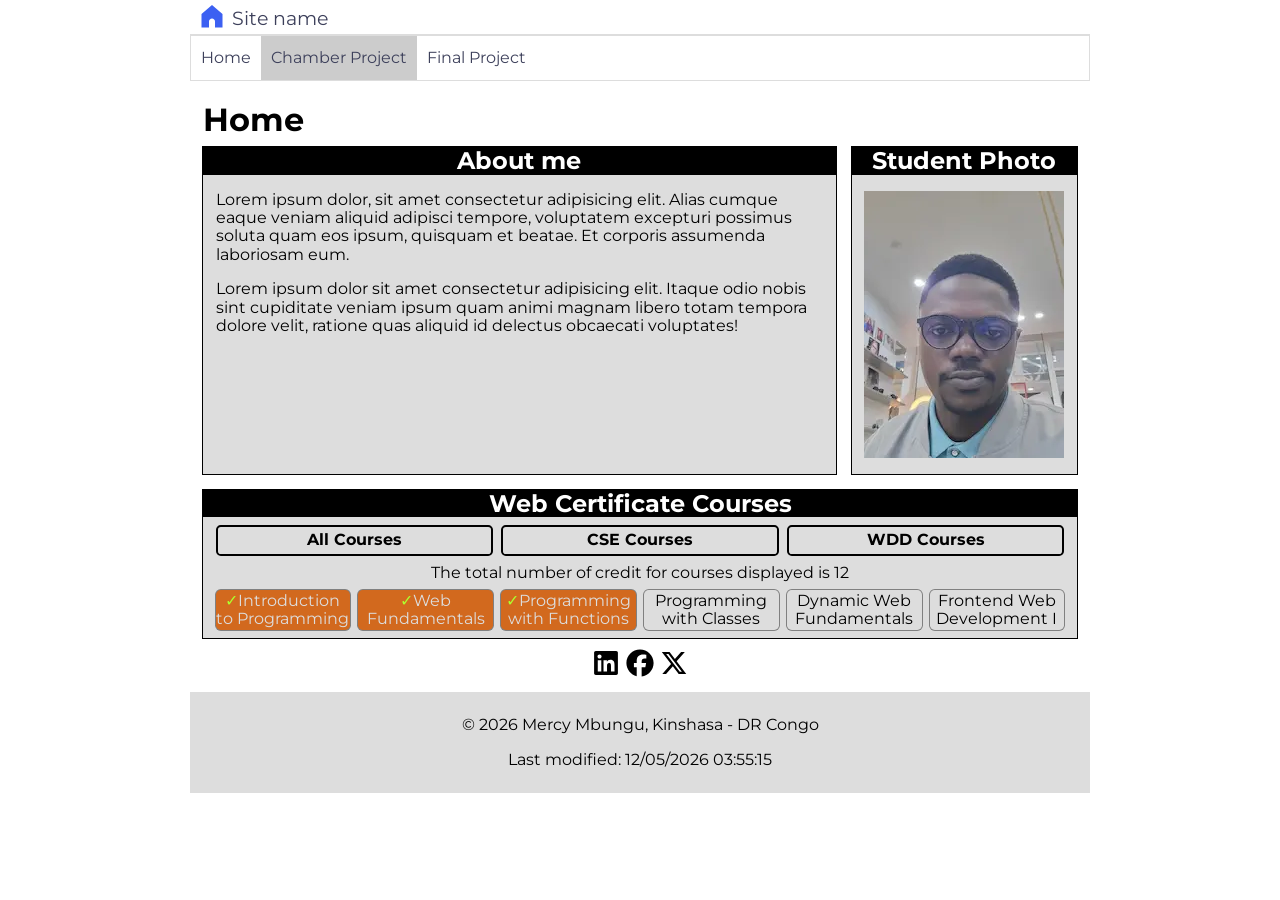
<file: index.html>
<!DOCTYPE html>
<html lang="en">

<head>
    <meta charset="UTF-8">
    <meta name="viewport" content="width=device-width, initial-scale=1.0">
    <title>WDD231 : WDD 231: Web Frontend Development I </title>
    <meta name="description"
        content="Welcome to WDD 231: Web Frontend Development I. This is my personal website where I showcase my skills and projects as a web developer.">
    <meta name="author" content="Mercy Mbungu">
    <link rel="stylesheet" href="styles/normalize.css">
    <link rel="stylesheet" href="styles/base.css">
    <link rel="stylesheet" href="styles/larger.css">
    <link rel="preconnect" href="https://fonts.googleapis.com">
    <link rel="preconnect" href="https://fonts.gstatic.com" crossorigin>
    <link href="https://fonts.googleapis.com/css2?family=Montserrat:ital,wght@0,100..900;1,100..900&display=swap"
        rel="stylesheet">
    <script src="scripts/navigation.js" defer></script>
    <script src="scripts/course.js" defer></script>
    <link rel="icon" href="images/favicon.ico">

    <meta property="og:title" content="WDD231 : WDD 231: Web Frontend Development I">
    <meta property="og:description"
        content="Welcome to WDD 231: Web Frontend Development I. This is my personal website where I showcase my skills and projects as a web developer.">
    <meta property="og:image" content="images/profile-sidebar.webp">
    <meta property="og:url" content="https://mmbungu.github.io/wdd231/">

    <meta name="twitter:title" content="WDD231 : WDD 231: Web Frontend Development I">
    <meta name="twitter:description"
        content="Welcome to WDD 231: Web Frontend Development I. This is my personal website where I showcase my skills and projects as a web developer.">
    <meta name="twitter:url" content="https://mmbungu.github.io/wdd231/">
    <meta name="twitter:image" content="images/profile-sidebar.webp">
</head>

<body>
    <div class="container">
        <header>
            <img src="images/home.svg" width="16" height="16" alt="Home">
            <span>Site name</span>
            <button id="nav-button" class="hamburger" aria-label="navigation"></button>
        </header>
        <nav id="nav-bar" class="navigation">
            <ul>
                <li><a href="#">Home</a></li>
                <li class="current"><a href="#">Chamber Project</a></li>
                <li><a href="#">Final Project</a></li>
            </ul>
        </nav>
        <main>
            <h1>Home</h1>
            <section class="card">
                <div class="card-title">
                    <h2>About me</h2>
                </div>
                <div class="card-content">
                    <p>Lorem ipsum dolor, sit amet consectetur adipisicing elit. Alias cumque eaque veniam aliquid
                        adipisci tempore, voluptatem excepturi possimus soluta quam eos ipsum, quisquam et beatae. Et
                        corporis assumenda laboriosam eum.</p>
                    <p>Lorem ipsum dolor sit amet consectetur adipisicing elit. Itaque odio nobis sint cupiditate veniam
                        ipsum quam animi magnam libero totam tempora dolore velit, ratione quas aliquid id delectus
                        obcaecati voluptates!</p>
                </div>
            </section>
            <section class="card">
                <div class="card-title">
                    <h2>Student Photo</h2>
                </div>
                <div class="card-content">
                    <p><img class="student-profile" src="images/profile-sidebar.webp" alt="Student Photo"></p>
                </div>
            </section>
            <section class="card">
                <div class="card-title">
                    <h2>Web Certificate Courses</h2>
                </div>
                <div class="card-content">
                    <div class="badge-header">
                        <span data-filter="All" class="badge">All Courses</span>
                        <span data-filter="CSE" class="badge">CSE Courses</span>
                        <span data-filter="WDD" class="badge">WDD Courses</span>
                    </div>
                    <div>The total number of credit for courses displayed is <span id="credit">0</span></div>
                    <div id="courses" class="badge-body">
                        <span class="badge">WDD 130</span>
                        <span class="badge">WDD 131</span>
                        <span class="badge">WDD 231</span>
                    </div>
                </div>
            </section>
            <dialog id="course-details">
                <h2>Modal Dialog</h2>
                <p>This is a modal dialog.</p>
                <button id="closeModal">Close</button>
            </dialog>
        </main>
        <footer>
            <div class="social-media">
                <span><a target="_blank" href="https://linkedin.com/in/mmngoms"><img src="images/linkedin.svg"
                            alt="linkedin"></a></span>
                <span><a target="_blank" href="https://facebook.com/mercingoma1996"><img src="images/facebook.svg"
                            alt="facebook"></a></span>
                <span><a target="_blank" href="https://twitter.com/informagenie"><img src="images/twitter-x.svg"
                            alt="twitter"></a></span>
            </div>
            <div class="copyright">
                <p>&copy; <span id="currentYear"></span> Mercy Mbungu, Kinshasa - DR Congo</p>
                <p id="lastModified"></p>
            </div>
        </footer>
    </div>
</body>

</html>
</file>
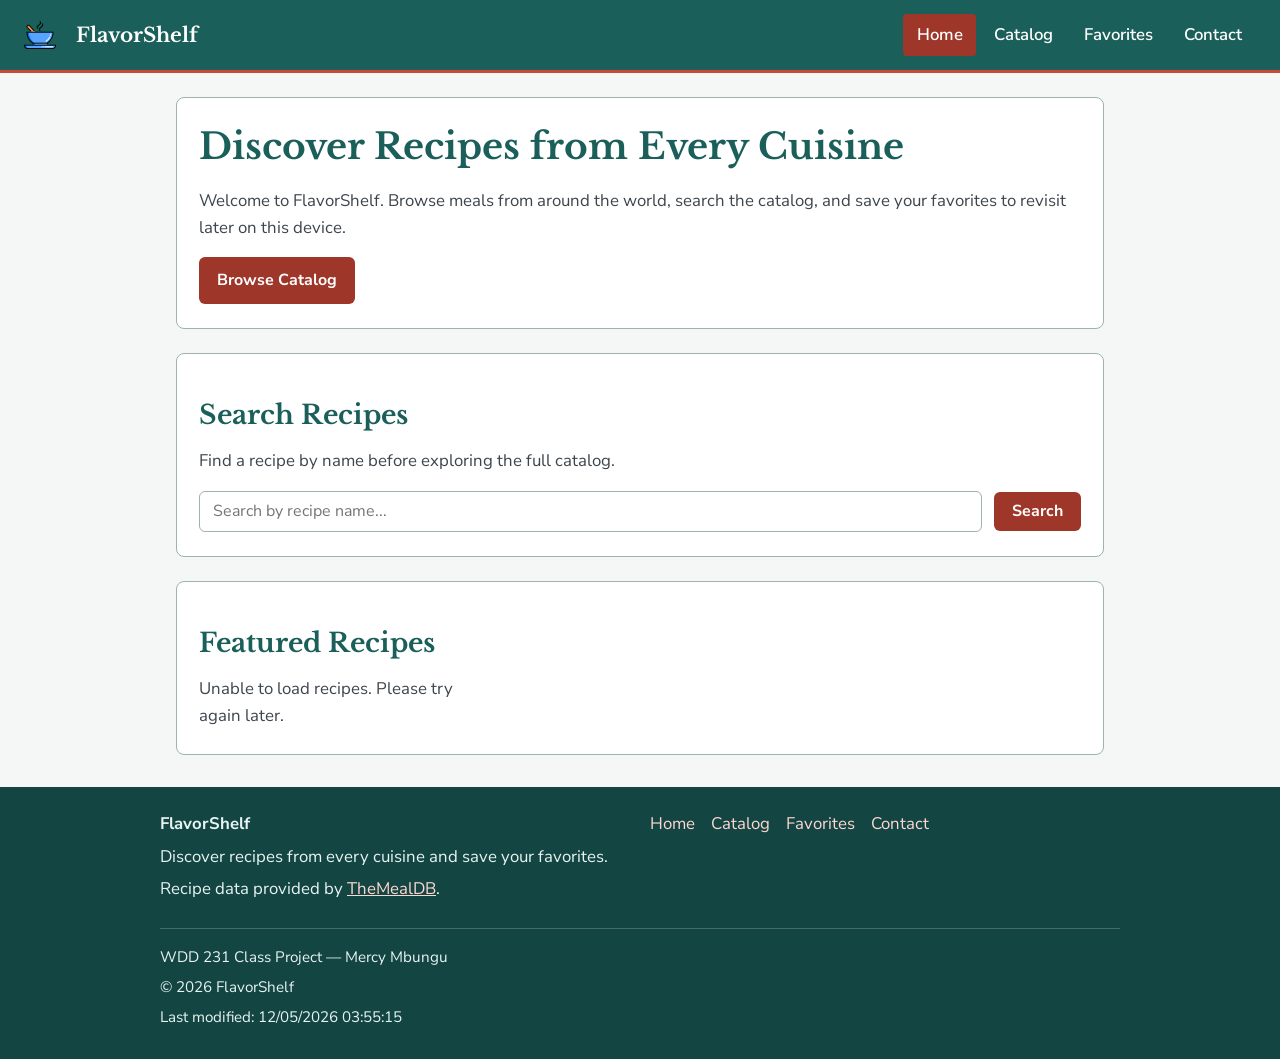
<file: project/index.html>
<!DOCTYPE html>
<html lang="en">

<head>
    <meta charset="UTF-8">
    <meta name="viewport" content="width=device-width, initial-scale=1.0">
    <title>FlavorShelf | Recipe Catalog</title>
    <meta name="description"
        content="FlavorShelf helps you browse, search, and save recipes from cuisines around the world.">
    <meta name="author" content="Mercy Mbungu">

    <meta property="og:title" content="FlavorShelf | Recipe Catalog">
    <meta property="og:description"
        content="Browse, search, and save recipes from cuisines around the world.">
    <meta property="og:url" content="https://mmbungu.github.io/wdd231/project/">
    <meta property="og:type" content="website">

    <meta name="twitter:card" content="summary">
    <meta name="twitter:title" content="FlavorShelf | Recipe Catalog">
    <meta name="twitter:description"
        content="Browse, search, and save recipes from cuisines around the world.">

    <link rel="stylesheet" href="styles/normalize.css">
    <link rel="stylesheet" href="styles/base.css">
    <link rel="stylesheet" href="styles/large.css">
    <link rel="preconnect" href="https://fonts.googleapis.com">
    <link rel="preconnect" href="https://fonts.gstatic.com" crossorigin>
    <link
        href="https://fonts.googleapis.com/css2?family=Libre+Baskerville:wght@400;700&family=Nunito+Sans:wght@400;600;700&display=swap"
        rel="stylesheet">
    <link rel="icon" href="images/logo.png" type="image/png">
    <script type="module" src="scripts/api.js" defer></script>
    <script type="module" src="scripts/home.js" defer></script>
    <script defer src="scripts/navigation.js"></script>
</head>

<body>
    <div class="container">
        <header>
            <img src="images/logo.png" width="32" height="32" alt="">
            <a class="site-name" href="index.html">FlavorShelf</a>
            <button id="nav-button" class="hamburger" type="button" aria-label="Toggle navigation"
                aria-expanded="false" aria-controls="nav-bar"></button>
            <nav id="nav-bar" class="navigation" aria-label="Main navigation">
                <ul>
                    <li class="current"><a href="index.html" aria-current="page">Home</a></li>
                    <li><a href="catalog.html">Catalog</a></li>
                    <li><a href="favorites.html">Favorites</a></li>
                    <li><a href="contact.html">Contact</a></li>
                </ul>
            </nav>
        </header>

        <main>
            <section class="hero">
                <h1>Discover Recipes from Every Cuisine</h1>
                <p>
                    Welcome to FlavorShelf. Browse meals from around the world, search the catalog,
                    and save your favorites to revisit later on this device.
                </p>
                <a class="cta" href="catalog.html">Browse Catalog</a>
            </section>

            <section class="search-section" aria-labelledby="search-heading">
                <h2 id="search-heading">Search Recipes</h2>
                <p>Find a recipe by name before exploring the full catalog.</p>
                <form id="search-form" class="search-form" action="catalog.html" method="get">
                    <label class="visually-hidden" for="search-input">Search recipes</label>
                    <input type="search" id="search-input" name="search"
                        placeholder="Search by recipe name..." autocomplete="off" required>
                    <button type="submit" class="cta">Search</button>
                </form>
            </section>

            <section class="featured" aria-labelledby="featured-heading">
                <h2 id="featured-heading">Featured Recipes</h2>
                <div id="featured-recipes" class="featured-grid">
                    <p class="status-message">Loading featured recipes...</p>
                </div>
            </section>
        </main>

        <footer>
            <div class="footer-content">
                <div>
                    <p><strong>FlavorShelf</strong></p>
                    <p>Discover recipes from every cuisine and save your favorites.</p>
                    <p>
                        Recipe data provided by
                        <a href="https://www.themealdb.com/" target="_blank" rel="noopener noreferrer">TheMealDB</a>.
                    </p>
                </div>
                <nav class="footer-nav" aria-label="Footer navigation">
                    <ul>
                        <li><a href="index.html">Home</a></li>
                        <li><a href="catalog.html">Catalog</a></li>
                        <li><a href="favorites.html">Favorites</a></li>
                        <li><a href="contact.html">Contact</a></li>
                    </ul>
                </nav>
                <div class="footer-meta">
                    <p>WDD 231 Class Project — Mercy Mbungu</p>
                    <p>&copy; <span id="currentYear"></span> FlavorShelf</p>
                    <p id="lastModified"></p>
                </div>
            </div>
        </footer>
    </div>
</body>

</html>
</file>
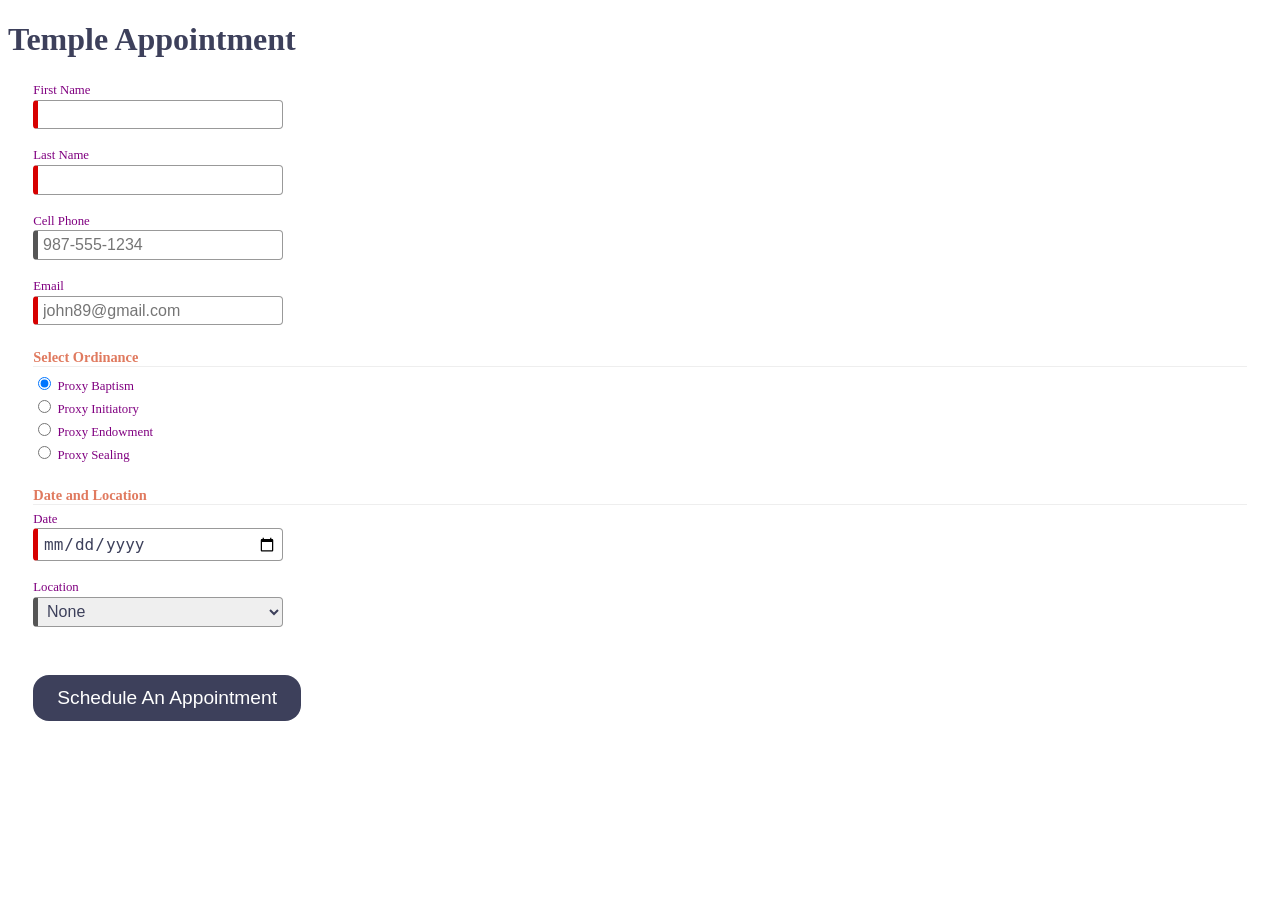
<file: week4/startHere/index.html>
<!DOCTYPE html>
<html lang="en">

<head>
  <meta charset="UTF-8">
  <meta name="viewport" content="width=device-width, initial-scale=1.0">
  <meta name="description" content="Web Lab Start File">
  <meta name="author" content="Paul Cheney">

  <link rel="stylesheet" href="styles/small.css">
  <link rel="stylesheet" href="styles/large.css">

  <title>Web Lab Start File</title>
</head>

<body>

  <main>
    <h1>Temple Appointment</h1>

    <form method="GET" action="thanks.html" class="designOne">
      <label>First Name <input type="text" name="first" required autocomplete="given-name" title="Your First Name"></label>
        <label>Last Name <input type="text" name="last" required autocomplete="family-name" title="Your Last Name"></label>
        <label>Cell Phone <input type="tel" name="phone"  autocomplete="tel" title="A Phone Number with dashes" placeholder="987-555-1234" ></label>
        <label>Email <input type="email" name="email" required placeholder="john89@gmail.com"  title="Your Email" autocomplete="email"></label>
  

        <h3>Select Ordinance</h3>
        <label><input type="radio" name="ordinance" value="Baptism" checked> Proxy Baptism</label>
        <label><input type="radio" name="ordinance" value="Initiatory"> Proxy Initiatory</label>
        <label><input type="radio" name="ordinance" value="Endowment"> Proxy Endowment</label>
        <label><input type="radio" name="ordinance" value="Sealing"> Proxy Sealing</label>

        
        <h3>Date and Location</h3>
        <label>Date <input type="date" name="date" required></label>

        <label>Location
          <select name="location" required>
            <option value="">None</option>
            <option value="Payson">Payson</option>
            <option value="Orem">Orem</option>
            <option value="Provo City Center">Provo City Center</option>
        </label>

        <input type="submit" value="Schedule An Appointment">
    </form>

    
  </main>

</body>
</html>
</file>
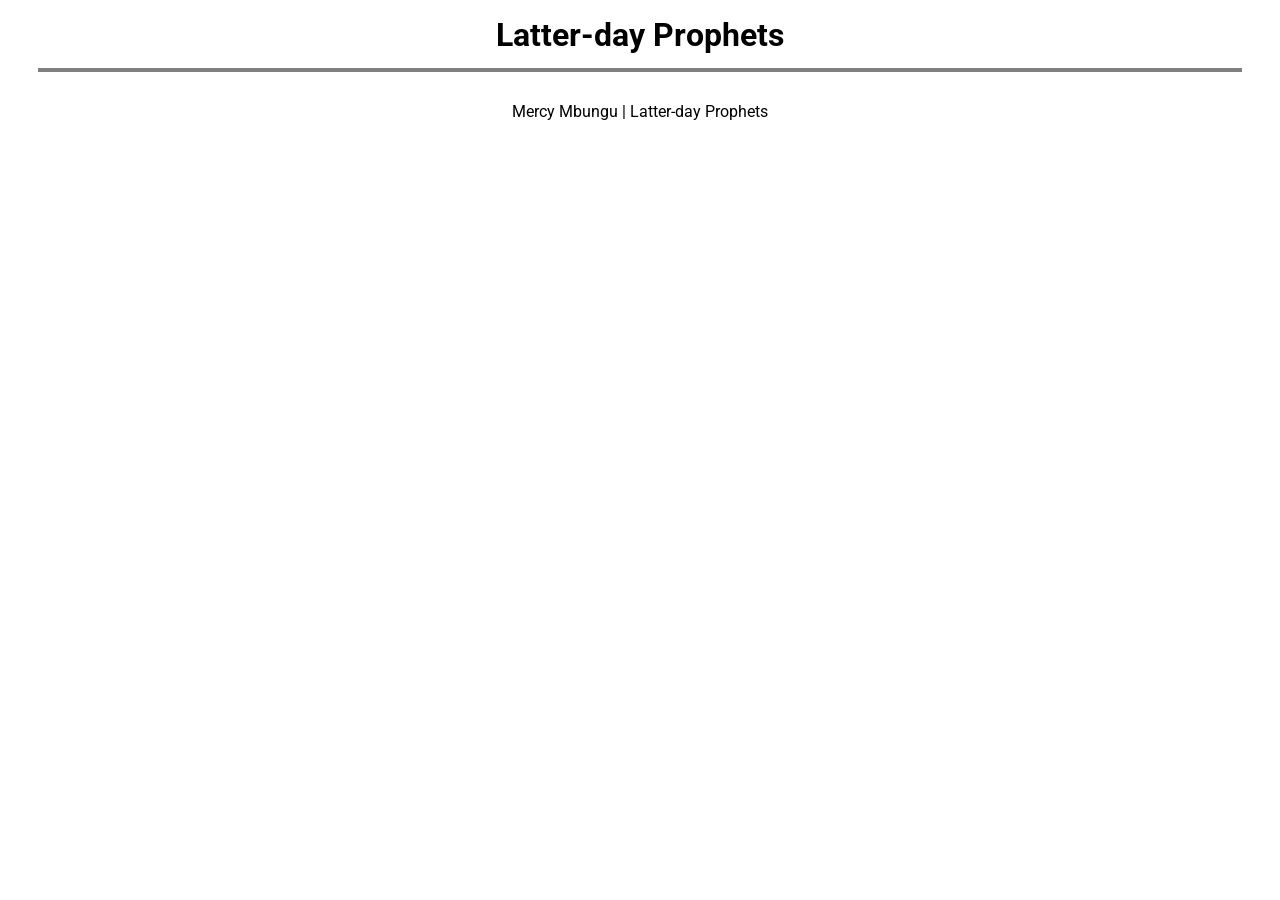
<file: prophets.html>
<!DOCTYPE html>
<html lang="en">

<head>
    <meta charset="UTF-8">
    <meta name="viewport" content="width=device-width, initial-scale=1.0">
    <meta name="description" content="This page contains information about the prophets in the Book of Mormon.">
    <meta name="author" content="Mercy Mbungu">
    <title>Prophets</title>

    <meta property="og:title" content="Prophets">
    <meta property="og:description" content="This page contains information about the prophets in the Book of Mormon.">
    <meta property="og:image" content="images/prophets.jpg">
    <meta property="og:url" content="https://mmbungu.github.io/wdd231/prophets.html">

    <meta name="twitter:title" content="Prophets">
    <meta name="twitter:description" content="This page contains information about the prophets in the Book of Mormon.">
    <meta name="twitter:image" content="images/prophets.jpg">
    <meta name="twitter:url" content="https://mmbungu.github.io/wdd231/prophets.html">

    <link rel="stylesheet" href="styles/prophets.css">
    <script src="scripts/prophets.js" defer></script>

    <link rel="preconnect" href="https://fonts.googleapis.com">
    <link rel="preconnect" href="https://fonts.gstatic.com" crossorigin>
    <link rel="stylesheet" href="https://fonts.googleapis.com/css2?family=Roboto:wght@300;400;500;700&display=swap">
</head>

<body>
    <header>
        <h1>Latter-day Prophets</h1>
    </header>
    <main>
        <div id="cards"></div>
    </main>
    <footer>
        Mercy Mbungu | Latter-day Prophets
    </footer>
</body>

</html>
</file>
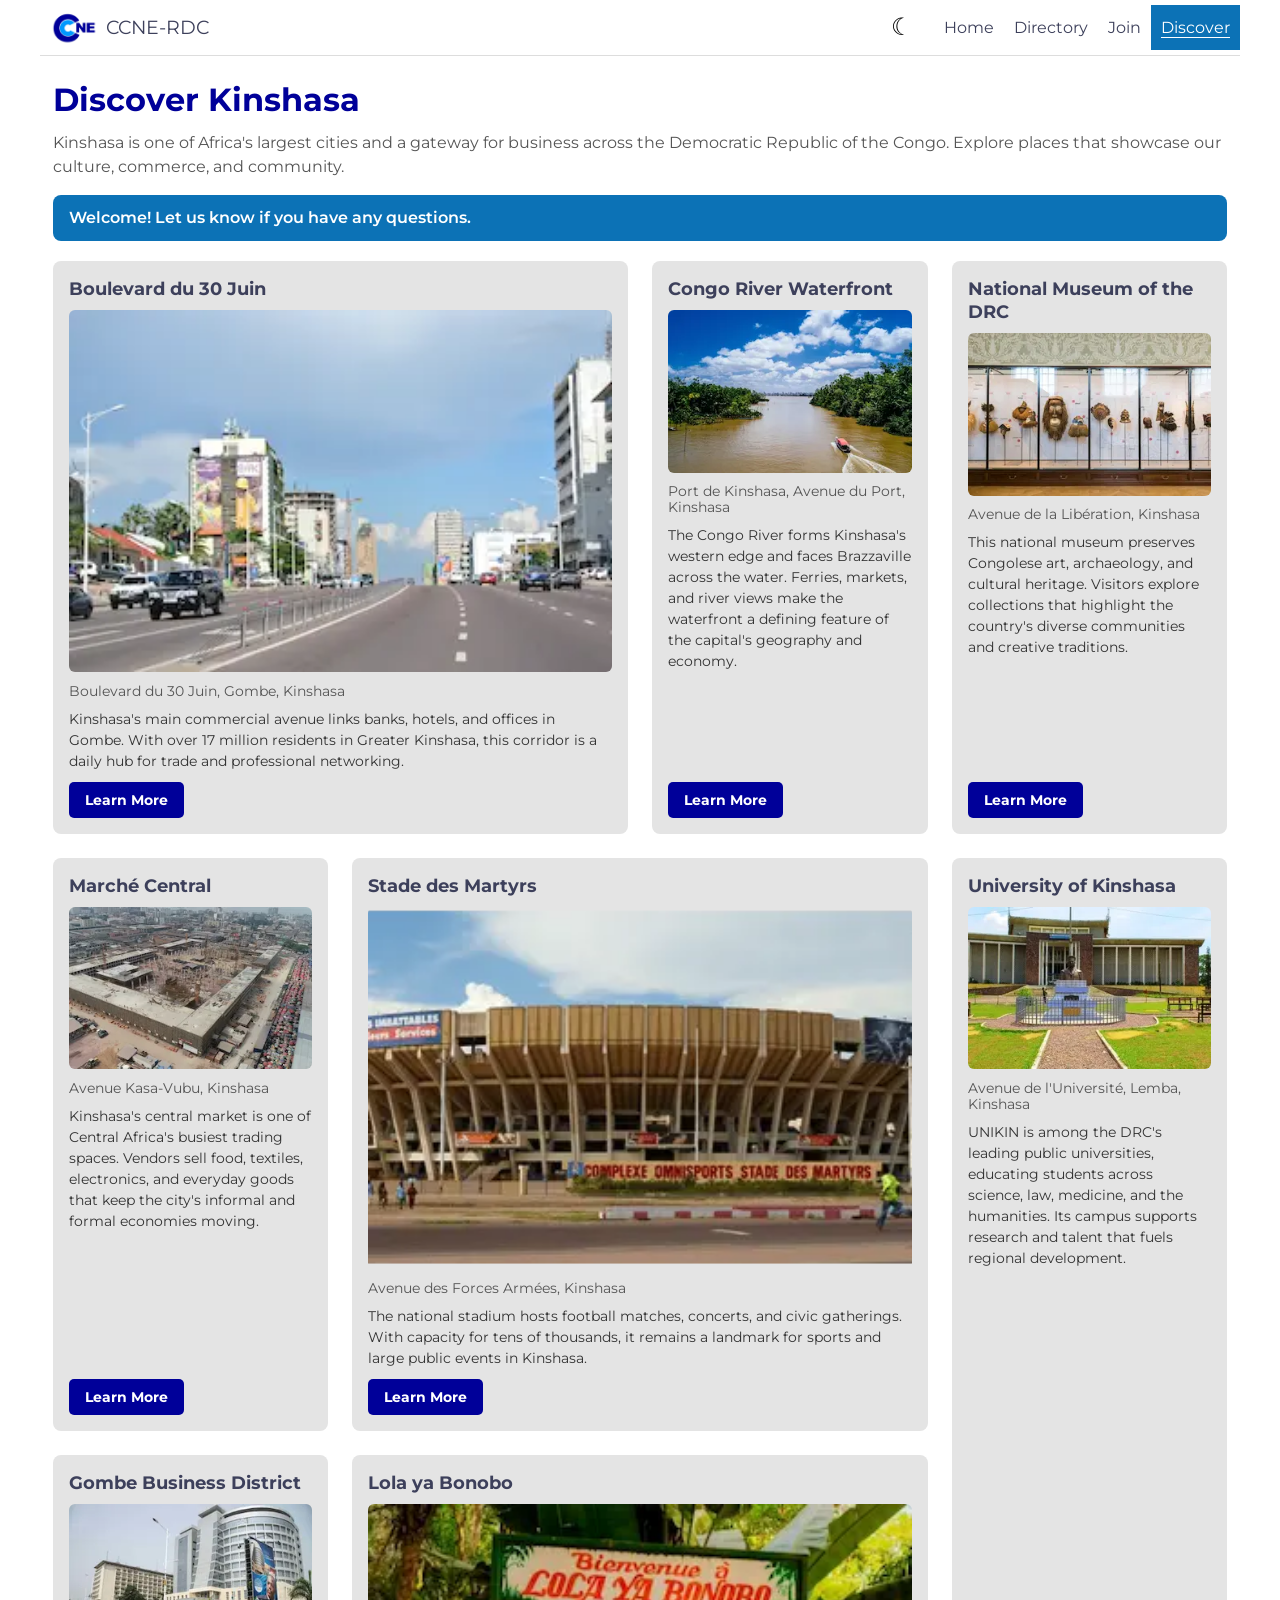
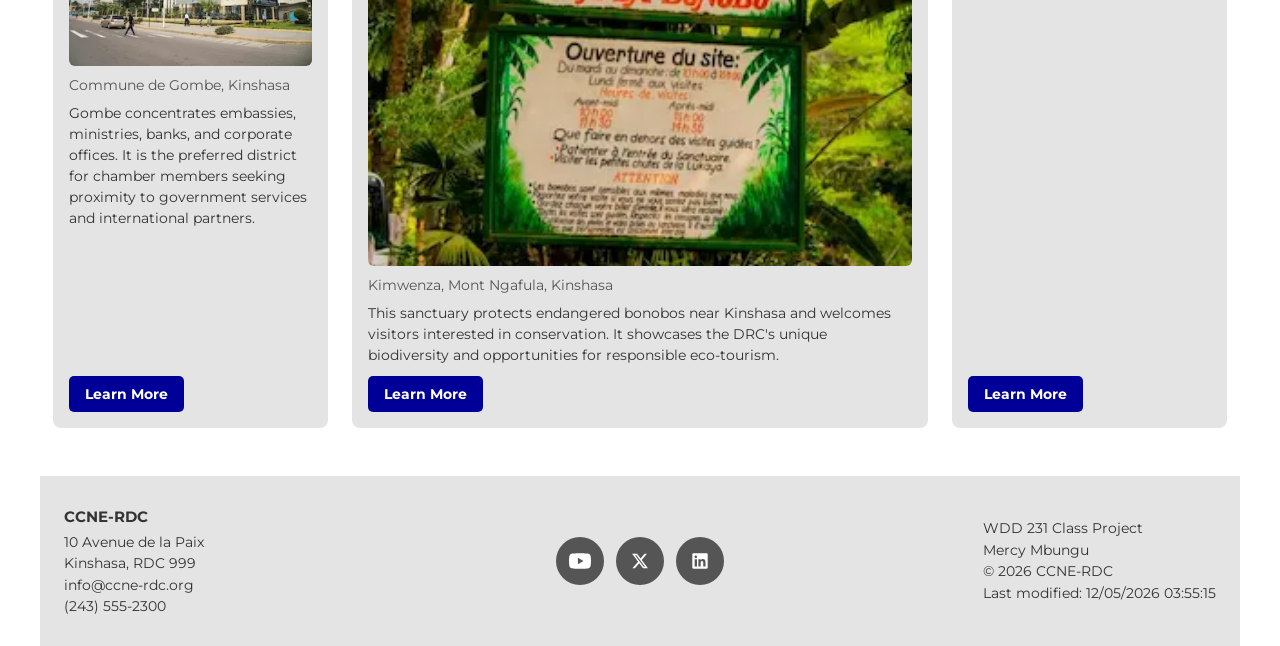
<file: chamber/discover.html>
<!DOCTYPE html>
<html lang="en">
<head>
    <meta charset="UTF-8">
    <meta name="viewport" content="width=device-width, initial-scale=1.0">
    <title>Discover - CCNRDC Chambre de commerce</title>
    <meta name="description" content="Discover Kinshasa with CCNE-RDC. Explore landmarks, culture, business districts, and opportunities in the Democratic Republic of the Congo capital.">
    <meta name="author" content="Mercy Mbungu">

    <meta property="og:title" content="CCNRDC - Discover Kinshasa">
    <meta property="og:description" content="Discover Kinshasa with CCNE-RDC. Explore landmarks, culture, business districts, and opportunities in the capital.">
    <meta property="og:image" content="https://mmbungu.github.io/wdd231/chamber/images/logo.png">
    <meta property="og:url" content="https://mmbungu.github.io/wdd231/chamber/discover.html">

    <meta name="twitter:title" content="CCNRDC - Discover Kinshasa">
    <meta name="twitter:description" content="Discover Kinshasa with CCNE-RDC. Explore landmarks, culture, business districts, and opportunities in the capital.">
    <meta name="twitter:url" content="https://mmbungu.github.io/wdd231/chamber/discover.html">
    <meta name="twitter:image" content="https://mmbungu.github.io/wdd231/chamber/images/logo.png">

    <link rel="stylesheet" href="styles/small.css">
    <link rel="stylesheet" href="styles/medium.css">
    <link rel="stylesheet" href="styles/larger.css">
    <link rel="preconnect" href="https://fonts.googleapis.com">
    <link rel="preconnect" href="https://fonts.gstatic.com" crossorigin>
    <link href="https://fonts.googleapis.com/css2?family=Montserrat:ital,wght@0,100..900;1,100..900&display=swap" rel="stylesheet">
    <script src="scripts/navigation.js" defer></script>
    <script src="scripts/discover.js" type="module"></script>
    <link rel="icon" href="images/favicon.ico">
</head>
<body>
    <div class="container">
        <header>
            <img src="images/logo-icon.png" width="16" height="16" alt="Home">
            <span>CCNE-RDC</span>
            <button id="mode-button" aria-label="mode switch" class="mode-switch"></button>
            <button id="nav-button" class="hamburger" aria-label="navigation"></button>
            <nav id="nav-bar" class="navigation">
                <ul>
                    <li><a href="index.html">Home</a></li>
                    <li><a href="directory.html">Directory</a></li>
                    <li><a href="join.html">Join</a></li>
                    <li class="current"><a href="discover.html">Discover</a></li>
                </ul>
            </nav>
        </header>

        <main class="discover">
            <h1>Discover Kinshasa</h1>
            <p class="discover-intro">Kinshasa is one of Africa's largest cities and a gateway for business across the Democratic Republic of the Congo. Explore places that showcase our culture, commerce, and community.</p>

            <aside class="visit-message" id="visit-message" aria-live="polite"></aside>

            <section class="discover-gallery" id="discover-gallery" aria-label="Places of interest"></section>
        </main>

        <footer>
            <div class="description">
                <p><strong>CCNE-RDC</strong></p>
                <p>10 Avenue de la Paix</p>
                <p>Kinshasa, RDC 999</p>
                <p>info@ccne-rdc.org</p>
                <p>(243) 555-2300</p>
            </div>
            <div class="social-networks">
                <a href="#" aria-label="YouTube">
                    <svg xmlns="http://www.w3.org/2000/svg" viewBox="0 0 24 24" aria-hidden="true">
                        <path fill="currentColor" d="M23.5 6.2a3 3 0 0 0-2.1-2.1C19.5 3.5 12 3.5 12 3.5s-7.5 0-9.4.6A3 3 0 0 0 .5 6.2 31 31 0 0 0 0 12a31 31 0 0 0 .5 5.8 3 3 0 0 0 2.1 2.1c1.9.6 9.4.6 9.4.6s7.5 0 9.4-.6a3 3 0 0 0 2.1-2.1A31 31 0 0 0 24 12a31 31 0 0 0-.5-5.8zM9.7 15.5V8.5L15.8 12l-6.1 3.5z"/>
                    </svg>
                </a>
                <a href="https://twitter.com/informagenie" target="_blank" aria-label="Twitter">
                    <img src="images/twitter-x.svg" alt="">
                </a>
                <a href="https://linkedin.com/in/mmngoms" target="_blank" aria-label="LinkedIn">
                    <img src="images/linkedin.svg" alt="">
                </a>
            </div>
            <div class="copyright">
                <p>WDD 231 Class Project</p>
                <p>Mercy Mbungu</p>
                <p>&copy; <span id="currentYear"></span> CCNE-RDC</p>
                <p id="lastModified"></p>
            </div>
        </footer>
    </div>
</body>
</html>
</file>
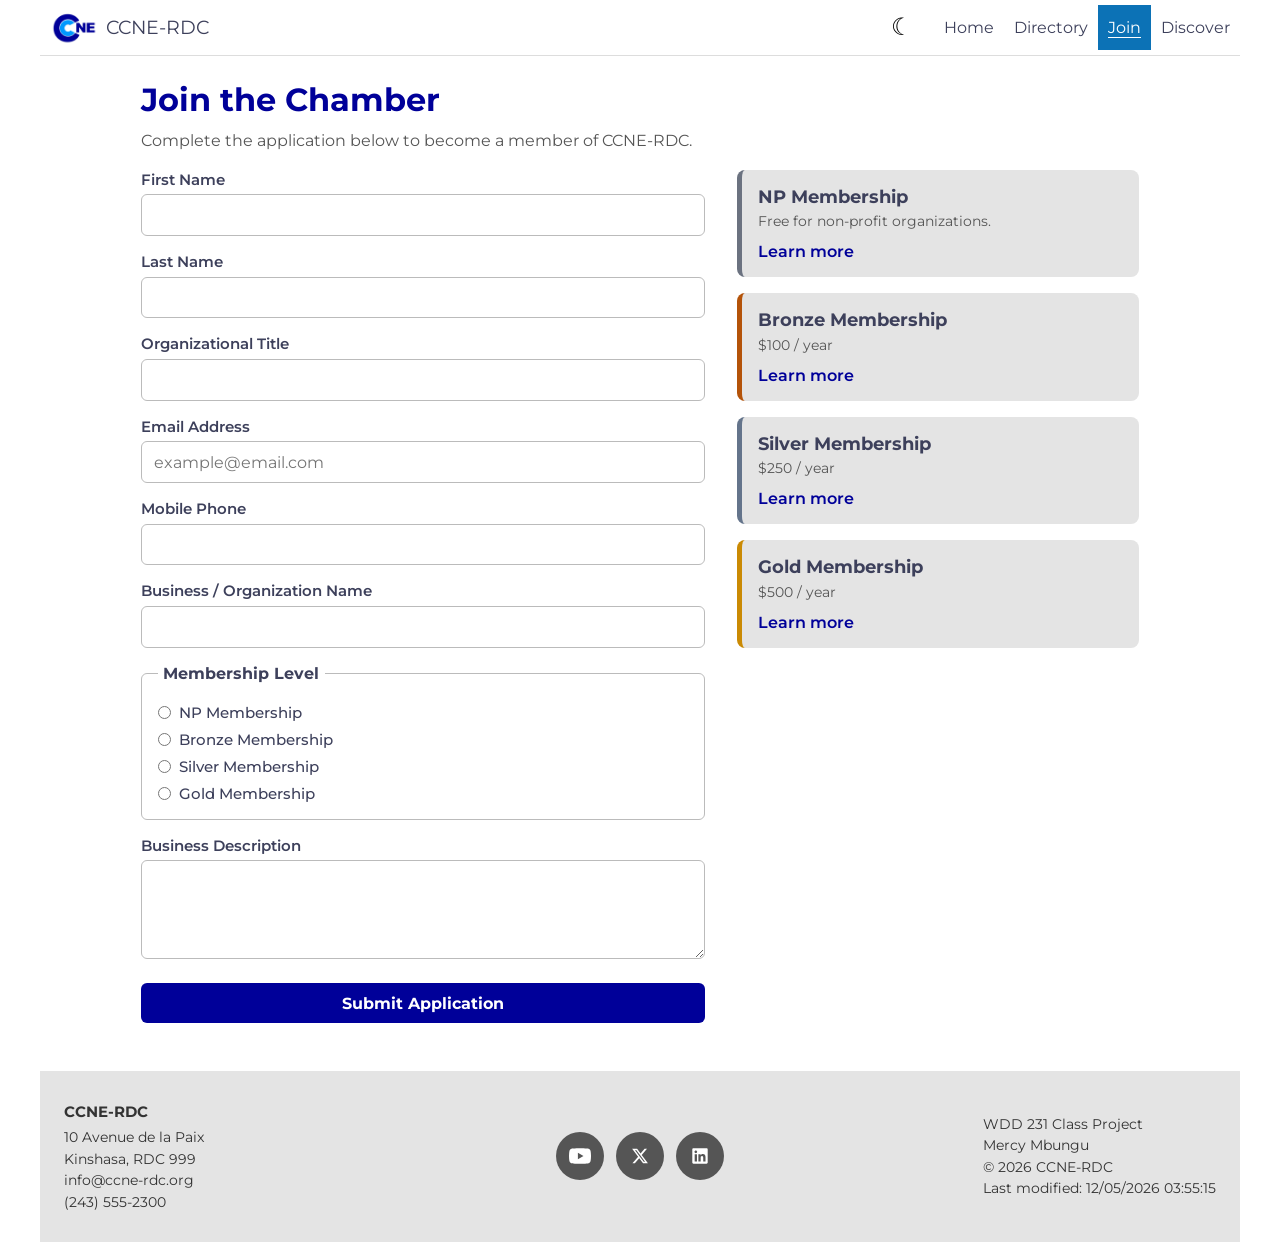
<file: chamber/join.html>
<!DOCTYPE html>
<html lang="en">

<head>
    <meta charset="UTF-8">
    <meta name="viewport" content="width=device-width, initial-scale=1.0">
    <title>Join - CCNRDC Chambre de commerce</title>
    <meta name="description"
        content="Join the CCNRDC Chamber of Commerce. Choose a membership level and submit your application.">
    <meta name="author" content="Mercy Mbungu">

    <meta property="og:title" content="CCNRDC - Join the Chamber">
    <meta property="og:description"
        content="Join the CCNRDC Chamber of Commerce. Choose a membership level and submit your application.">
    <meta property="og:image" content="https://mmbungu.github.io/wdd231/chamber/images/logo.png">
    <meta property="og:url" content="https://mmbungu.github.io/wdd231/chamber/join.html">

    <meta name="twitter:title" content="CCNRDC - Join the Chamber">
    <meta name="twitter:description"
        content="Join the CCNRDC Chamber of Commerce. Choose a membership level and submit your application.">
    <meta name="twitter:url" content="https://mmbungu.github.io/wdd231/chamber/join.html">
    <meta name="twitter:image" content="https://mmbungu.github.io/wdd231/chamber/images/logo.png">

    <link rel="stylesheet" href="styles/small.css">
    <link rel="stylesheet" href="styles/larger.css">
    <link rel="preconnect" href="https://fonts.googleapis.com">
    <link rel="preconnect" href="https://fonts.gstatic.com" crossorigin>
    <link href="https://fonts.googleapis.com/css2?family=Montserrat:ital,wght@0,100..900;1,100..900&display=swap"
        rel="stylesheet">
    <script src="scripts/navigation.js" defer></script>
    <script src="scripts/join.js" defer></script>
    <link rel="icon" href="images/favicon.ico">
</head>

<body>
    <div class="container">
        <header>
            <img src="images/logo-icon.png" width="16" height="16" alt="Home">
            <span>CCNE-RDC</span>
            <button id="mode-button" class="mode-switch"></button>
            <button id="nav-button" class="hamburger" aria-label="navigation"></button>
            <nav id="nav-bar" class="navigation">
                <ul>
                    <li><a href="index.html">Home</a></li>
                    <li><a href="directory.html">Directory</a></li>
                    <li class="current"><a href="join.html">Join</a></li>
                    <li><a href="discover.html">Discover</a></li>
                </ul>
            </nav>
        </header>

        <main>
            <h1>Join the Chamber</h1>
            <p class="join-intro">Complete the application below to become a member of CCNE-RDC.</p>

            <div class="join-layout">
                <form class="join-form" action="thankyou.html" method="get">
                    <label>First Name
                        <input type="text" name="firstname" id="firstname" title="Please enter your first name"
                            autocomplete="given-name" required>
                    </label>

                    <label>Last Name
                        <input type="text" name="lastname" id="lastname" title="Please enter your last name"
                            autocomplete="family-name" required>
                    </label>

                    <label>Organizational Title
                        <input type="text" name="orgtitle" id="orgtitle"
                            title="Letters, hyphens, and spaces only. Minimum 7 characters."
                            autocomplete="organization-title" pattern="[A-Za-z\s\-]{7,}">
                    </label>

                    <label>Email Address
                        <input type="email" name="email" id="email" title="Please enter a valid email address"
                            autocomplete="email" placeholder="example@email.com" required>
                    </label>

                    <label>Mobile Phone
                        <input type="tel" name="phone" id="phone" title="Please enter your mobile phone number"
                            autocomplete="tel" required>
                    </label>

                    <label>Business / Organization Name
                        <input type="text" name="organization" id="organization"
                            title="Please enter your business or organization name" autocomplete="organization"
                            required>
                    </label>

                    <fieldset class="membership-levels">
                        <legend>Membership Level</legend>
                        <label>
                            <input type="radio" name="membership" value="np" required>
                            NP Membership
                        </label>
                        <label>
                            <input type="radio" name="membership" value="bronze">
                            Bronze Membership
                        </label>
                        <label>
                            <input type="radio" name="membership" value="silver">
                            Silver Membership
                        </label>
                        <label>
                            <input type="radio" name="membership" value="gold">
                            Gold Membership
                        </label>
                    </fieldset>

                    <label>Business Description
                        <textarea name="description" id="description" title="Describe your business or organization"
                            rows="4"></textarea>
                    </label>

                    <input type="hidden" name="timestamp" id="timestamp">

                    <input type="submit" value="Submit Application">
                </form>

                <aside class="membership-cards" aria-label="Membership levels">
                    <article class="membership-card membership-card-np">
                        <h2>NP Membership</h2>
                        <p>Free for non-profit organizations.</p>
                        <a href="#np-modal" data-modal="np-modal">Learn more</a>
                    </article>

                    <article class="membership-card membership-card-bronze">
                        <h2>Bronze Membership</h2>
                        <p>$100 / year</p>
                        <a href="#bronze-modal" data-modal="bronze-modal">Learn more</a>
                    </article>

                    <article class="membership-card membership-card-silver">
                        <h2>Silver Membership</h2>
                        <p>$250 / year</p>
                        <a href="#silver-modal" data-modal="silver-modal">Learn more</a>
                    </article>

                    <article class="membership-card membership-card-gold">
                        <h2>Gold Membership</h2>
                        <p>$500 / year</p>
                        <a href="#gold-modal" data-modal="gold-modal">Learn more</a>
                    </article>
                </aside>
            </div>

            <dialog id="np-modal" class="membership-modal">
                <button type="button" class="close-modal" aria-label="Close">×</button>
                <h2>NP Membership</h2>
                <p class="membership-cost">Cost: Free</p>
                <ul>
                    <li>Directory listing for non-profit organizations</li>
                    <li>Access to the chamber newsletter</li>
                    <li>Invitations to selected community events</li>
                    <li>Networking with local partners</li>
                </ul>
            </dialog>

            <dialog id="bronze-modal" class="membership-modal">
                <button type="button" class="close-modal" aria-label="Close">×</button>
                <h2>Bronze Membership</h2>
                <p class="membership-cost">Cost: $100 / year</p>
                <ul>
                    <li>All NP benefits</li>
                    <li>Member training workshops</li>
                    <li>10% discount on chamber events</li>
                    <li>Business listing in the online directory</li>
                </ul>
            </dialog>

            <dialog id="silver-modal" class="membership-modal">
                <button type="button" class="close-modal" aria-label="Close">×</button>
                <h2>Silver Membership</h2>
                <p class="membership-cost">Cost: $250 / year</p>
                <ul>
                    <li>All Bronze benefits</li>
                    <li>Eligibility for homepage spotlight ads</li>
                    <li>25% discount on chamber events</li>
                    <li>Advertising opportunities in newsletters</li>
                    <li>Priority registration for special events</li>
                </ul>
            </dialog>

            <dialog id="gold-modal" class="membership-modal">
                <button type="button" class="close-modal" aria-label="Close">×</button>
                <h2>Gold Membership</h2>
                <p class="membership-cost">Cost: $500 / year</p>
                <ul>
                    <li>All Silver benefits</li>
                    <li>Premier homepage spotlight placement</li>
                    <li>50% discount on chamber events</li>
                    <li>Exclusive executive networking dinners</li>
                    <li>Featured advertising and training access</li>
                </ul>
            </dialog>
        </main>

        <footer>
            <div class="description">
                <p><strong>CCNE-RDC</strong></p>
                <p>10 Avenue de la Paix</p>
                <p>Kinshasa, RDC 999</p>
                <p>info@ccne-rdc.org</p>
                <p>(243) 555-2300</p>
            </div>
            <div class="social-networks">
                <a href="#" aria-label="YouTube">
                    <svg xmlns="http://www.w3.org/2000/svg" viewBox="0 0 24 24" aria-hidden="true">
                        <path fill="currentColor"
                            d="M23.5 6.2a3 3 0 0 0-2.1-2.1C19.5 3.5 12 3.5 12 3.5s-7.5 0-9.4.6A3 3 0 0 0 .5 6.2 31 31 0 0 0 0 12a31 31 0 0 0 .5 5.8 3 3 0 0 0 2.1 2.1c1.9.6 9.4.6 9.4.6s7.5 0 9.4-.6a3 3 0 0 0 2.1-2.1A31 31 0 0 0 24 12a31 31 0 0 0-.5-5.8zM9.7 15.5V8.5L15.8 12l-6.1 3.5z" />
                    </svg>
                </a>
                <a href="https://twitter.com/informagenie" target="_blank" aria-label="Twitter">
                    <img src="images/twitter-x.svg" alt="">
                </a>
                <a href="https://linkedin.com/in/mmngoms" target="_blank" aria-label="LinkedIn">
                    <img src="images/linkedin.svg" alt="">
                </a>
            </div>
            <div class="copyright">
                <p>WDD 231 Class Project</p>
                <p>Mercy Mbungu</p>
                <p>&copy; <span id="currentYear"></span> CCNE-RDC</p>
                <p id="lastModified"></p>
            </div>
        </footer>
    </div>
</body>

</html>
</file>
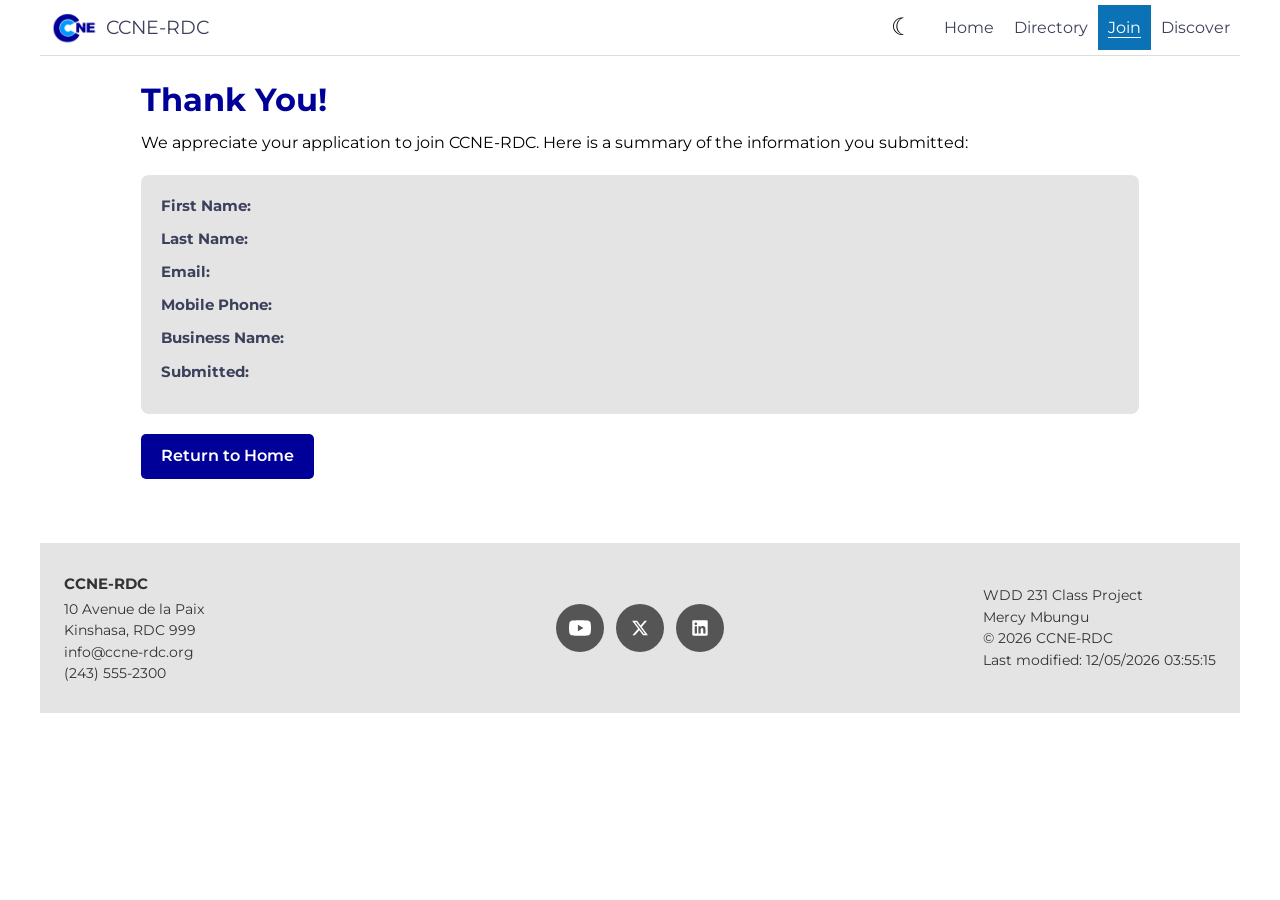
<file: chamber/thankyou.html>
<!DOCTYPE html>
<html lang="en">
<head>
    <meta charset="UTF-8">
    <meta name="viewport" content="width=device-width, initial-scale=1.0">
    <title>Thank You - CCNRDC Chambre de commerce</title>
    <meta name="description" content="Thank you for joining the CCNRDC Chamber of Commerce.">
    <meta name="author" content="Mercy Mbungu">

    <meta property="og:title" content="CCNRDC - Thank You">
    <meta property="og:description" content="Thank you for joining the CCNRDC Chamber of Commerce.">
    <meta property="og:image" content="https://mmbungu.github.io/wdd231/chamber/images/logo.png">
    <meta property="og:url" content="https://mmbungu.github.io/wdd231/chamber/thankyou.html">

    <meta name="twitter:title" content="CCNRDC - Thank You">
    <meta name="twitter:description" content="Thank you for joining the CCNRDC Chamber of Commerce.">
    <meta name="twitter:url" content="https://mmbungu.github.io/wdd231/chamber/thankyou.html">
    <meta name="twitter:image" content="https://mmbungu.github.io/wdd231/chamber/images/logo.png">

    <link rel="stylesheet" href="styles/small.css">
    <link rel="stylesheet" href="styles/larger.css">
    <link rel="preconnect" href="https://fonts.googleapis.com">
    <link rel="preconnect" href="https://fonts.gstatic.com" crossorigin>
    <link href="https://fonts.googleapis.com/css2?family=Montserrat:ital,wght@0,100..900;1,100..900&display=swap" rel="stylesheet">
    <script src="scripts/navigation.js" defer></script>
    <script src="scripts/join.js" defer></script>
    <link rel="icon" href="images/favicon.ico">
</head>
<body>
    <div class="container">
        <header>
            <img src="images/logo-icon.png" width="16" height="16" alt="Home">
            <span>CCNE-RDC</span>
            <button id="mode-button" class="mode-switch"></button>
            <button id="nav-button" class="hamburger" aria-label="navigation"></button>
            <nav id="nav-bar" class="navigation">
                <ul>
                    <li><a href="index.html">Home</a></li>
                    <li><a href="directory.html">Directory</a></li>
                    <li class="current"><a href="join.html">Join</a></li>
                    <li><a href="discover.html">Discover</a></li>
                </ul>
            </nav>
        </header>

        <main class="thankyou">
            <h1>Thank You!</h1>
            <p>We appreciate your application to join CCNE-RDC. Here is a summary of the information you submitted:</p>

            <div class="submitted-info">
                <p><span class="title">First Name:</span> <span id="show-firstname"></span></p>
                <p><span class="title">Last Name:</span> <span id="show-lastname"></span></p>
                <p><span class="title">Email:</span> <span id="show-email"></span></p>
                <p><span class="title">Mobile Phone:</span> <span id="show-phone"></span></p>
                <p><span class="title">Business Name:</span> <span id="show-organization"></span></p>
                <p><span class="title">Submitted:</span> <span id="show-timestamp"></span></p>
            </div>

            <p><a class="cta-link" href="index.html">Return to Home</a></p>
        </main>

        <footer>
            <div class="description">
                <p><strong>CCNE-RDC</strong></p>
                <p>10 Avenue de la Paix</p>
                <p>Kinshasa, RDC 999</p>
                <p>info@ccne-rdc.org</p>
                <p>(243) 555-2300</p>
            </div>
            <div class="social-networks">
                <a href="#" aria-label="YouTube">
                    <svg xmlns="http://www.w3.org/2000/svg" viewBox="0 0 24 24" aria-hidden="true">
                        <path fill="currentColor" d="M23.5 6.2a3 3 0 0 0-2.1-2.1C19.5 3.5 12 3.5 12 3.5s-7.5 0-9.4.6A3 3 0 0 0 .5 6.2 31 31 0 0 0 0 12a31 31 0 0 0 .5 5.8 3 3 0 0 0 2.1 2.1c1.9.6 9.4.6 9.4.6s7.5 0 9.4-.6a3 3 0 0 0 2.1-2.1A31 31 0 0 0 24 12a31 31 0 0 0-.5-5.8zM9.7 15.5V8.5L15.8 12l-6.1 3.5z"/>
                    </svg>
                </a>
                <a href="https://twitter.com/informagenie" target="_blank" aria-label="Twitter">
                    <img src="images/twitter-x.svg" alt="">
                </a>
                <a href="https://linkedin.com/in/mmngoms" target="_blank" aria-label="LinkedIn">
                    <img src="images/linkedin.svg" alt="">
                </a>
            </div>
            <div class="copyright">
                <p>WDD 231 Class Project</p>
                <p>Mercy Mbungu</p>
                <p>&copy; <span id="currentYear"></span> CCNE-RDC</p>
                <p id="lastModified"></p>
            </div>
        </footer>
    </div>
</body>
</html>
</file>
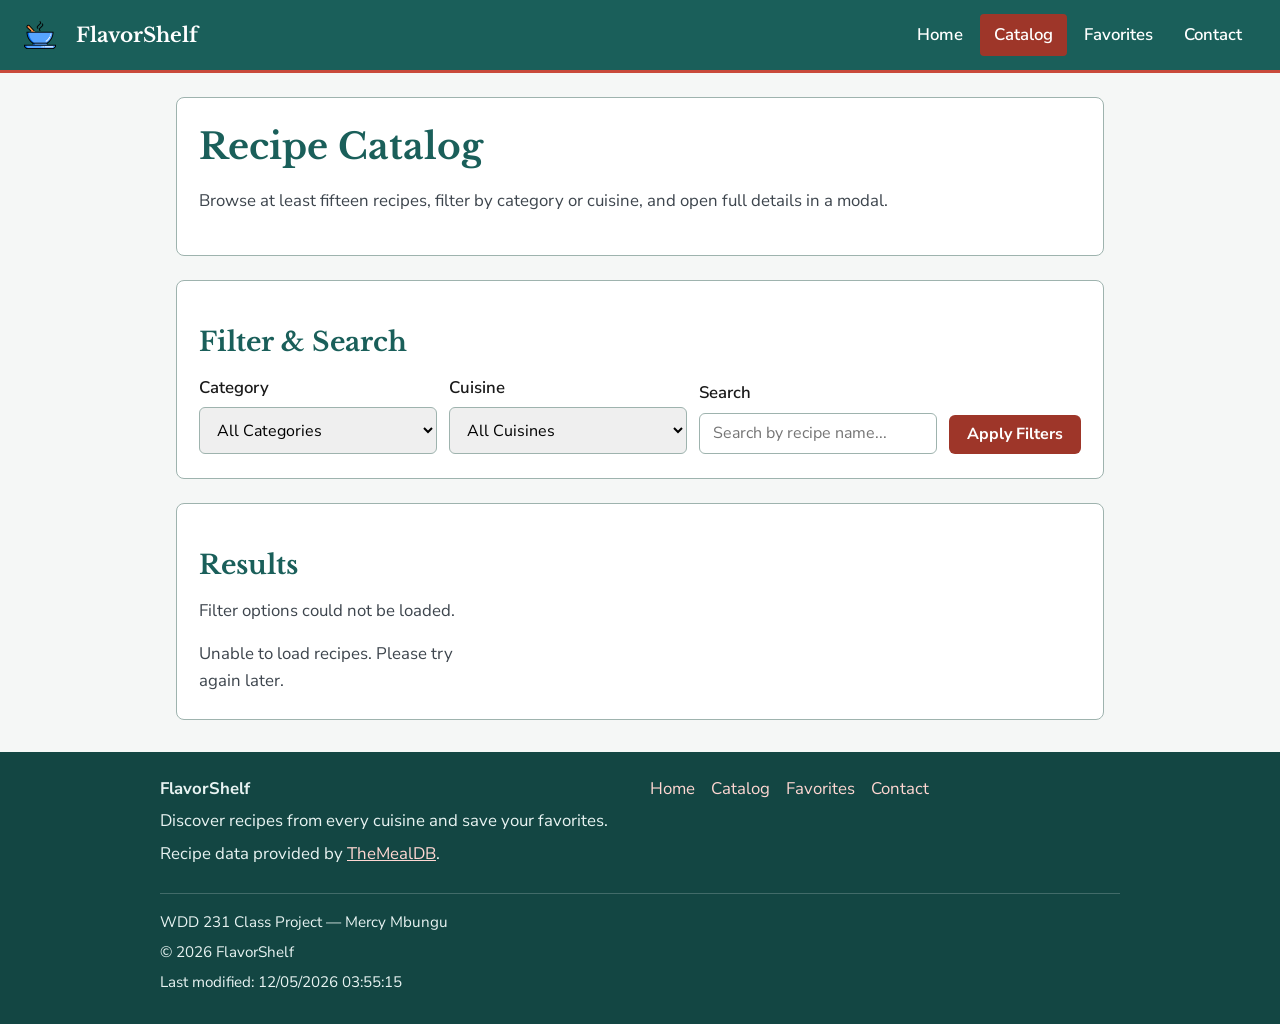
<file: project/catalog.html>
<!DOCTYPE html>
<html lang="en">

<head>
    <meta charset="UTF-8">
    <meta name="viewport" content="width=device-width, initial-scale=1.0">
    <title>Recipe Catalog | FlavorShelf</title>
    <meta name="description"
        content="Browse, filter, and search recipes from different cuisines and categories on FlavorShelf.">
    <meta name="author" content="Mercy Mbungu">

    <meta property="og:title" content="Recipe Catalog | FlavorShelf">
    <meta property="og:description"
        content="Browse, filter, and search recipes from different cuisines and categories.">
    <meta property="og:url" content="https://mmbungu.github.io/wdd231/project/catalog.html">
    <meta property="og:type" content="website">

    <meta name="twitter:card" content="summary">
    <meta name="twitter:title" content="Recipe Catalog | FlavorShelf">
    <meta name="twitter:description"
        content="Browse, filter, and search recipes from different cuisines and categories.">

    <link rel="stylesheet" href="styles/normalize.css">
    <link rel="stylesheet" href="styles/base.css">
    <link rel="stylesheet" href="styles/large.css">
    <link rel="preconnect" href="https://fonts.googleapis.com">
    <link rel="preconnect" href="https://fonts.gstatic.com" crossorigin>
    <link
        href="https://fonts.googleapis.com/css2?family=Libre+Baskerville:wght@400;700&family=Nunito+Sans:wght@400;600;700&display=swap"
        rel="stylesheet">
    <link rel="icon" href="images/logo.png" type="image/png">
    <script type="module" src="scripts/catalog.js" defer></script>
    <script defer src="scripts/navigation.js"></script>
</head>

<body>
    <div class="container">
        <header>
            <img src="images/logo.png" width="32" height="32" alt="">
            <a class="site-name" href="index.html">FlavorShelf</a>
            <button id="nav-button" class="hamburger" type="button" aria-label="Toggle navigation"
                aria-expanded="false" aria-controls="nav-bar"></button>
            <nav id="nav-bar" class="navigation" aria-label="Main navigation">
                <ul>
                    <li><a href="index.html">Home</a></li>
                    <li class="current"><a href="catalog.html" aria-current="page">Catalog</a></li>
                    <li><a href="favorites.html">Favorites</a></li>
                    <li><a href="contact.html">Contact</a></li>
                </ul>
            </nav>
        </header>

        <main>
            <section class="catalog-intro">
                <h1>Recipe Catalog</h1>
                <p>Browse at least fifteen recipes, filter by category or cuisine, and open full details in a modal.</p>
            </section>

            <section class="catalog-filters" aria-labelledby="filters-heading">
                <h2 id="filters-heading">Filter &amp; Search</h2>
                <form id="catalog-filters-form" class="filters-form">
                    <div class="filter-field">
                        <label for="category-filter">Category</label>
                        <select id="category-filter" name="category">
                            <option value="">All Categories</option>
                        </select>
                    </div>

                    <div class="filter-field">
                        <label for="area-filter">Cuisine</label>
                        <select id="area-filter" name="area">
                            <option value="">All Cuisines</option>
                        </select>
                    </div>

                    <div class="filter-field">
                        <label for="catalog-search">Search</label>
                        <input type="search" id="catalog-search" name="search"
                            placeholder="Search by recipe name..." autocomplete="off">
                    </div>

                    <button type="submit" class="cta">Apply Filters</button>
                </form>
            </section>

            <section class="catalog-results" aria-labelledby="results-heading">
                <h2 id="results-heading">Results</h2>
                <p id="results-count" class="status-message">Loading recipes...</p>
                <div id="catalog-recipes" class="catalog-grid">
                    <p class="status-message">Loading recipes...</p>
                </div>
            </section>
        </main>

        <div id="recipe-modal" class="modal" role="dialog" aria-modal="true" aria-labelledby="modal-title" hidden>
            <div class="modal-overlay" data-close-modal></div>
            <div class="modal-content">
                <button type="button" class="modal-close" aria-label="Close modal">&times;</button>
                <div id="modal-body"></div>
            </div>
        </div>

        <footer>
            <div class="footer-content">
                <div>
                    <p><strong>FlavorShelf</strong></p>
                    <p>Discover recipes from every cuisine and save your favorites.</p>
                    <p>
                        Recipe data provided by
                        <a href="https://www.themealdb.com/" target="_blank" rel="noopener noreferrer">TheMealDB</a>.
                    </p>
                </div>
                <nav class="footer-nav" aria-label="Footer navigation">
                    <ul>
                        <li><a href="index.html">Home</a></li>
                        <li><a href="catalog.html">Catalog</a></li>
                        <li><a href="favorites.html">Favorites</a></li>
                        <li><a href="contact.html">Contact</a></li>
                    </ul>
                </nav>
                <div class="footer-meta">
                    <p>WDD 231 Class Project — Mercy Mbungu</p>
                    <p>&copy; <span id="currentYear"></span> FlavorShelf</p>
                    <p id="lastModified"></p>
                </div>
            </div>
        </footer>
    </div>
</body>

</html>
</file>
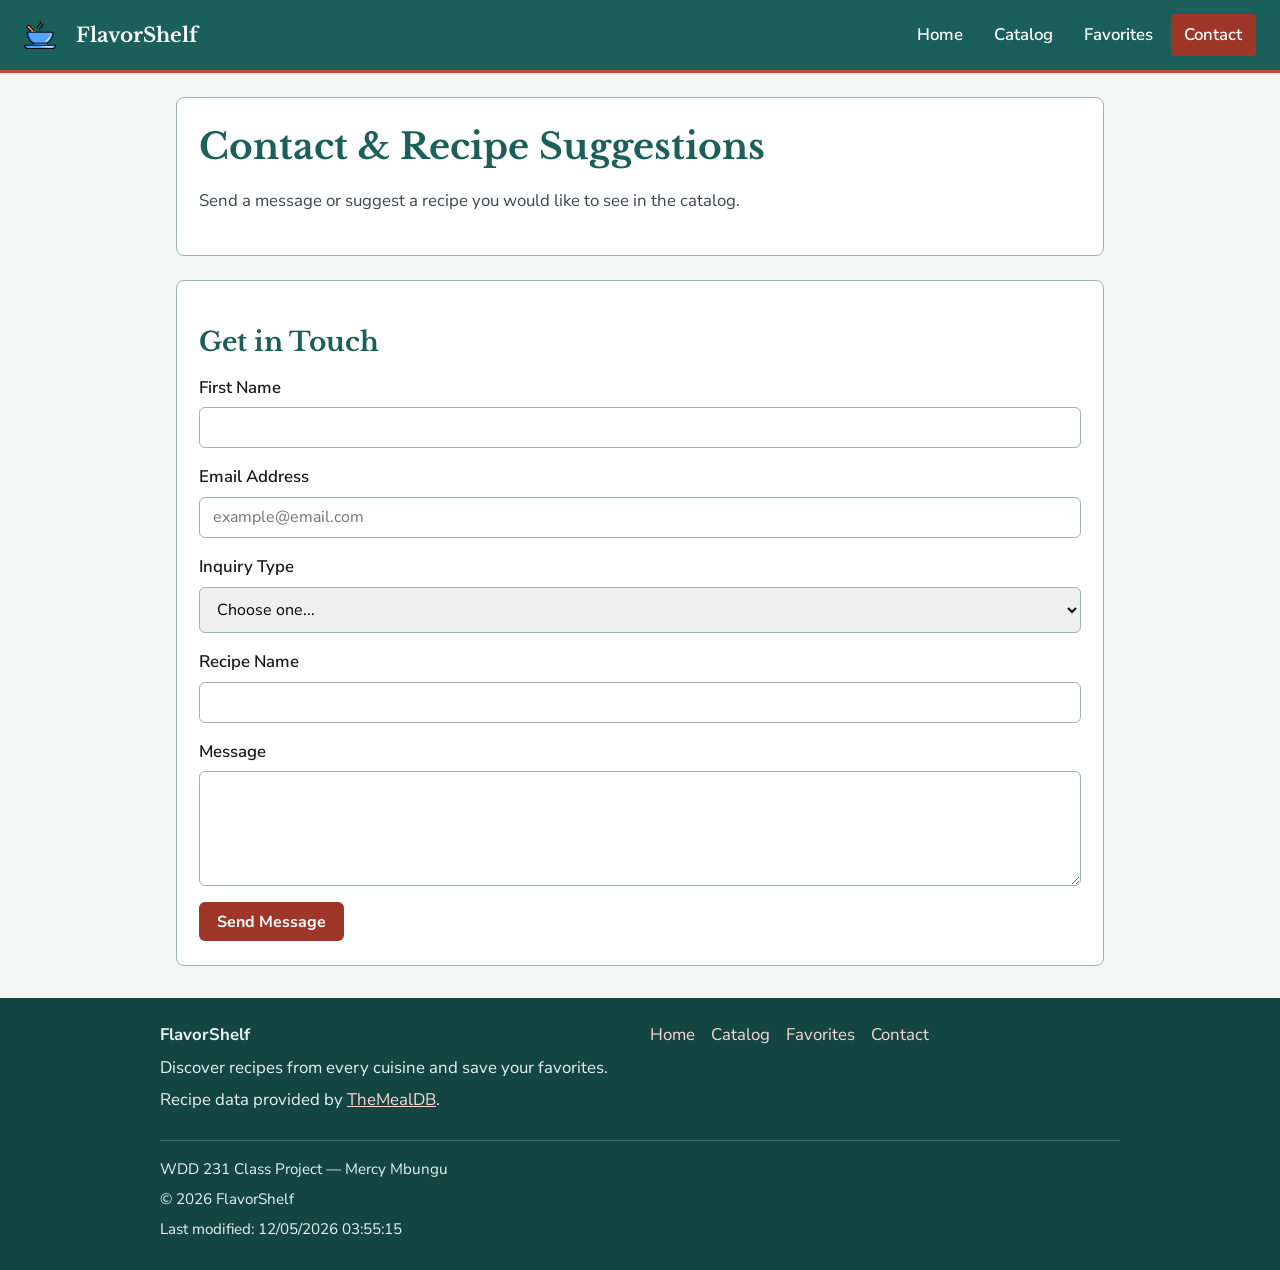
<file: project/contact.html>
<!DOCTYPE html>
<html lang="en">

<head>
    <meta charset="UTF-8">
    <meta name="viewport" content="width=device-width, initial-scale=1.0">
    <title>Contact | FlavorShelf</title>
    <meta name="description"
        content="Contact FlavorShelf or suggest a recipe to add to the catalog.">
    <meta name="author" content="Mercy Mbungu">

    <meta property="og:title" content="Contact | FlavorShelf">
    <meta property="og:description" content="Contact FlavorShelf or suggest a recipe.">
    <meta property="og:url" content="https://mmbungu.github.io/wdd231/project/contact.html">
    <meta property="og:type" content="website">

    <meta name="twitter:card" content="summary">
    <meta name="twitter:title" content="Contact | FlavorShelf">
    <meta name="twitter:description" content="Contact FlavorShelf or suggest a recipe.">

    <link rel="stylesheet" href="styles/normalize.css">
    <link rel="stylesheet" href="styles/base.css">
    <link rel="stylesheet" href="styles/large.css">
    <link rel="preconnect" href="https://fonts.googleapis.com">
    <link rel="preconnect" href="https://fonts.gstatic.com" crossorigin>
    <link
        href="https://fonts.googleapis.com/css2?family=Libre+Baskerville:wght@400;700&family=Nunito+Sans:wght@400;600;700&display=swap"
        rel="stylesheet">
    <link rel="icon" href="images/logo.png" type="image/png">
    <script src="scripts/contact.js" defer></script>
    <script defer src="scripts/navigation.js"></script>
</head>

<body>
    <div class="container">
        <header>
            <img src="images/logo.png" width="32" height="32" alt="">
            <a class="site-name" href="index.html">FlavorShelf</a>
            <button id="nav-button" class="hamburger" type="button" aria-label="Toggle navigation"
                aria-expanded="false" aria-controls="nav-bar"></button>
            <nav id="nav-bar" class="navigation" aria-label="Main navigation">
                <ul>
                    <li><a href="index.html">Home</a></li>
                    <li><a href="catalog.html">Catalog</a></li>
                    <li><a href="favorites.html">Favorites</a></li>
                    <li class="current"><a href="contact.html" aria-current="page">Contact</a></li>
                </ul>
            </nav>
        </header>

        <main>
            <section class="catalog-intro">
                <h1>Contact &amp; Recipe Suggestions</h1>
                <p>Send a message or suggest a recipe you would like to see in the catalog.</p>
            </section>

            <section class="contact-section" aria-labelledby="contact-form-heading">
                <h2 id="contact-form-heading">Get in Touch</h2>

                <form class="contact-form" action="thankyou.html" method="get">
                    <label for="firstname">First Name
                        <input type="text" name="firstname" id="firstname" title="Please enter your first name"
                            autocomplete="given-name" required>
                    </label>

                    <label for="email">Email Address
                        <input type="email" name="email" id="email" title="Please enter a valid email address"
                            autocomplete="email" placeholder="example@email.com" required>
                    </label>

                    <label for="inquiry">Inquiry Type
                        <select name="inquiry" id="inquiry" title="Select the type of inquiry" required>
                            <option value="">Choose one...</option>
                            <option value="contact">General Contact</option>
                            <option value="suggestion">Recipe Suggestion</option>
                        </select>
                    </label>

                    <label for="recipe-name" id="recipe-name-label" hidden>Recipe Name
                        <input type="text" name="recipename" id="recipe-name"
                            title="Enter the recipe you would like to suggest">
                    </label>

                    <label for="message">Message
                        <textarea name="message" id="message" title="Enter your message" rows="5" required></textarea>
                    </label>

                    <input type="hidden" name="timestamp" id="timestamp">

                    <input type="submit" class="cta" value="Send Message">
                </form>
            </section>
        </main>

        <footer>
            <div class="footer-content">
                <div>
                    <p><strong>FlavorShelf</strong></p>
                    <p>Discover recipes from every cuisine and save your favorites.</p>
                    <p>
                        Recipe data provided by
                        <a href="https://www.themealdb.com/" target="_blank" rel="noopener noreferrer">TheMealDB</a>.
                    </p>
                </div>
                <nav class="footer-nav" aria-label="Footer navigation">
                    <ul>
                        <li><a href="index.html">Home</a></li>
                        <li><a href="catalog.html">Catalog</a></li>
                        <li><a href="favorites.html">Favorites</a></li>
                        <li><a href="contact.html">Contact</a></li>
                    </ul>
                </nav>
                <div class="footer-meta">
                    <p>WDD 231 Class Project — Mercy Mbungu</p>
                    <p>&copy; <span id="currentYear"></span> FlavorShelf</p>
                    <p id="lastModified"></p>
                </div>
            </div>
        </footer>
    </div>
</body>

</html>
</file>
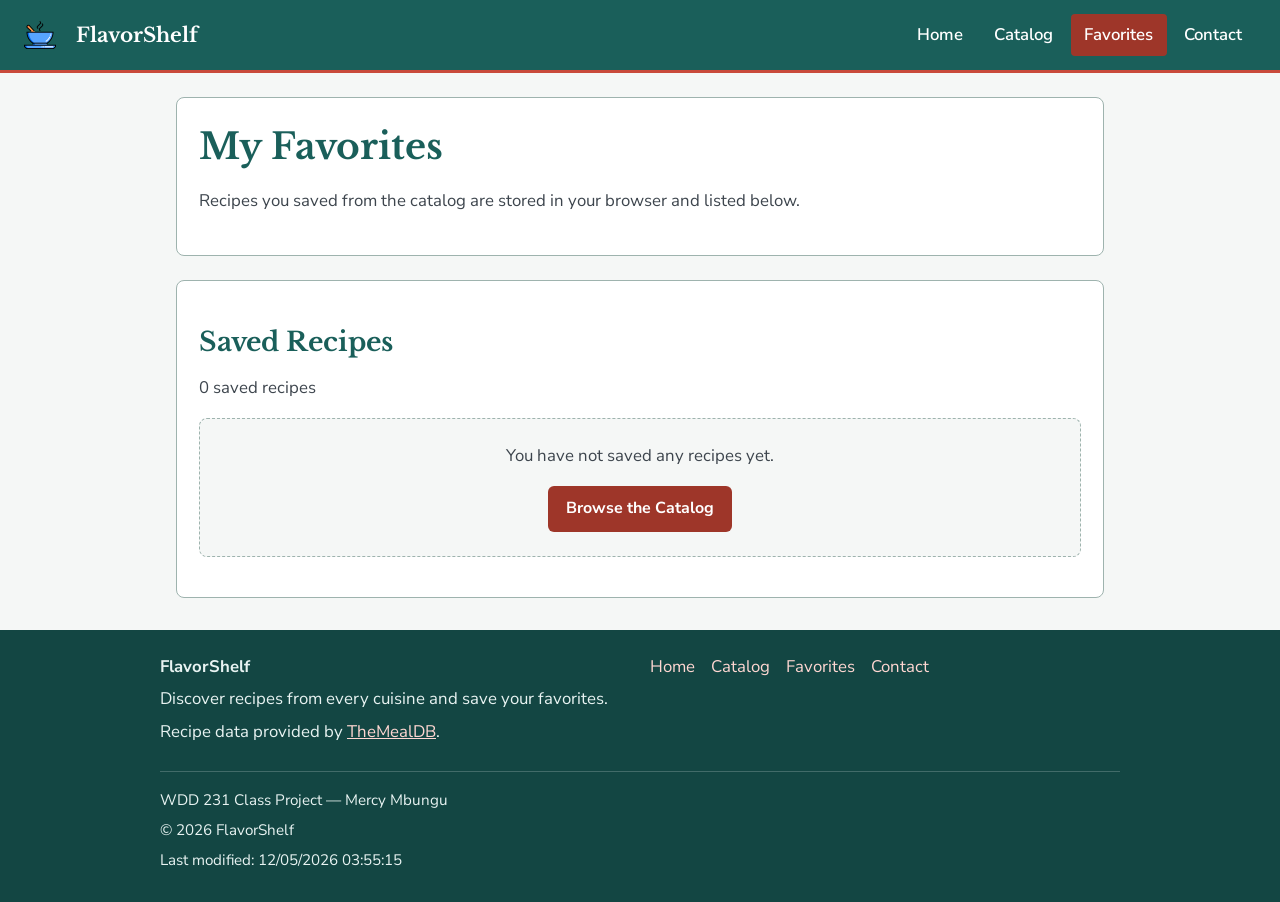
<file: project/favorites.html>
<!DOCTYPE html>
<html lang="en">

<head>
    <meta charset="UTF-8">
    <meta name="viewport" content="width=device-width, initial-scale=1.0">
    <title>My Favorites | FlavorShelf</title>
    <meta name="description"
        content="View and manage your saved favorite recipes on FlavorShelf.">
    <meta name="author" content="Mercy Mbungu">

    <meta property="og:title" content="My Favorites | FlavorShelf">
    <meta property="og:description" content="View and manage your saved favorite recipes.">
    <meta property="og:url" content="https://mmbungu.github.io/wdd231/project/favorites.html">
    <meta property="og:type" content="website">

    <meta name="twitter:card" content="summary">
    <meta name="twitter:title" content="My Favorites | FlavorShelf">
    <meta name="twitter:description" content="View and manage your saved favorite recipes.">

    <link rel="stylesheet" href="styles/normalize.css">
    <link rel="stylesheet" href="styles/base.css">
    <link rel="stylesheet" href="styles/large.css">
    <link rel="preconnect" href="https://fonts.googleapis.com">
    <link rel="preconnect" href="https://fonts.gstatic.com" crossorigin>
    <link
        href="https://fonts.googleapis.com/css2?family=Libre+Baskerville:wght@400;700&family=Nunito+Sans:wght@400;600;700&display=swap"
        rel="stylesheet">
    <link rel="icon" href="images/logo.png" type="image/png">
    <script type="module" src="scripts/favorites.js" defer></script>
    <script defer src="scripts/navigation.js"></script>
</head>

<body>
    <div class="container">
        <header>
            <img src="images/logo.png" width="32" height="32" alt="">
            <a class="site-name" href="index.html">FlavorShelf</a>
            <button id="nav-button" class="hamburger" type="button" aria-label="Toggle navigation"
                aria-expanded="false" aria-controls="nav-bar"></button>
            <nav id="nav-bar" class="navigation" aria-label="Main navigation">
                <ul>
                    <li><a href="index.html">Home</a></li>
                    <li><a href="catalog.html">Catalog</a></li>
                    <li class="current"><a href="favorites.html" aria-current="page">Favorites</a></li>
                    <li><a href="contact.html">Contact</a></li>
                </ul>
            </nav>
        </header>

        <main>
            <section class="catalog-intro">
                <h1>My Favorites</h1>
                <p>Recipes you saved from the catalog are stored in your browser and listed below.</p>
            </section>

            <section class="catalog-results" aria-labelledby="favorites-heading">
                <h2 id="favorites-heading">Saved Recipes</h2>
                <p id="favorites-count" class="status-message">Loading favorites...</p>

                <div id="favorites-empty" class="empty-state" hidden>
                    <p>You have not saved any recipes yet.</p>
                    <a class="cta" href="catalog.html">Browse the Catalog</a>
                </div>

                <div id="favorites-recipes" class="catalog-grid"></div>
            </section>
        </main>

        <footer>
            <div class="footer-content">
                <div>
                    <p><strong>FlavorShelf</strong></p>
                    <p>Discover recipes from every cuisine and save your favorites.</p>
                    <p>
                        Recipe data provided by
                        <a href="https://www.themealdb.com/" target="_blank" rel="noopener noreferrer">TheMealDB</a>.
                    </p>
                </div>
                <nav class="footer-nav" aria-label="Footer navigation">
                    <ul>
                        <li><a href="index.html">Home</a></li>
                        <li><a href="catalog.html">Catalog</a></li>
                        <li><a href="favorites.html">Favorites</a></li>
                        <li><a href="contact.html">Contact</a></li>
                    </ul>
                </nav>
                <div class="footer-meta">
                    <p>WDD 231 Class Project — Mercy Mbungu</p>
                    <p>&copy; <span id="currentYear"></span> FlavorShelf</p>
                    <p id="lastModified"></p>
                </div>
            </div>
        </footer>
    </div>
</body>

</html>
</file>
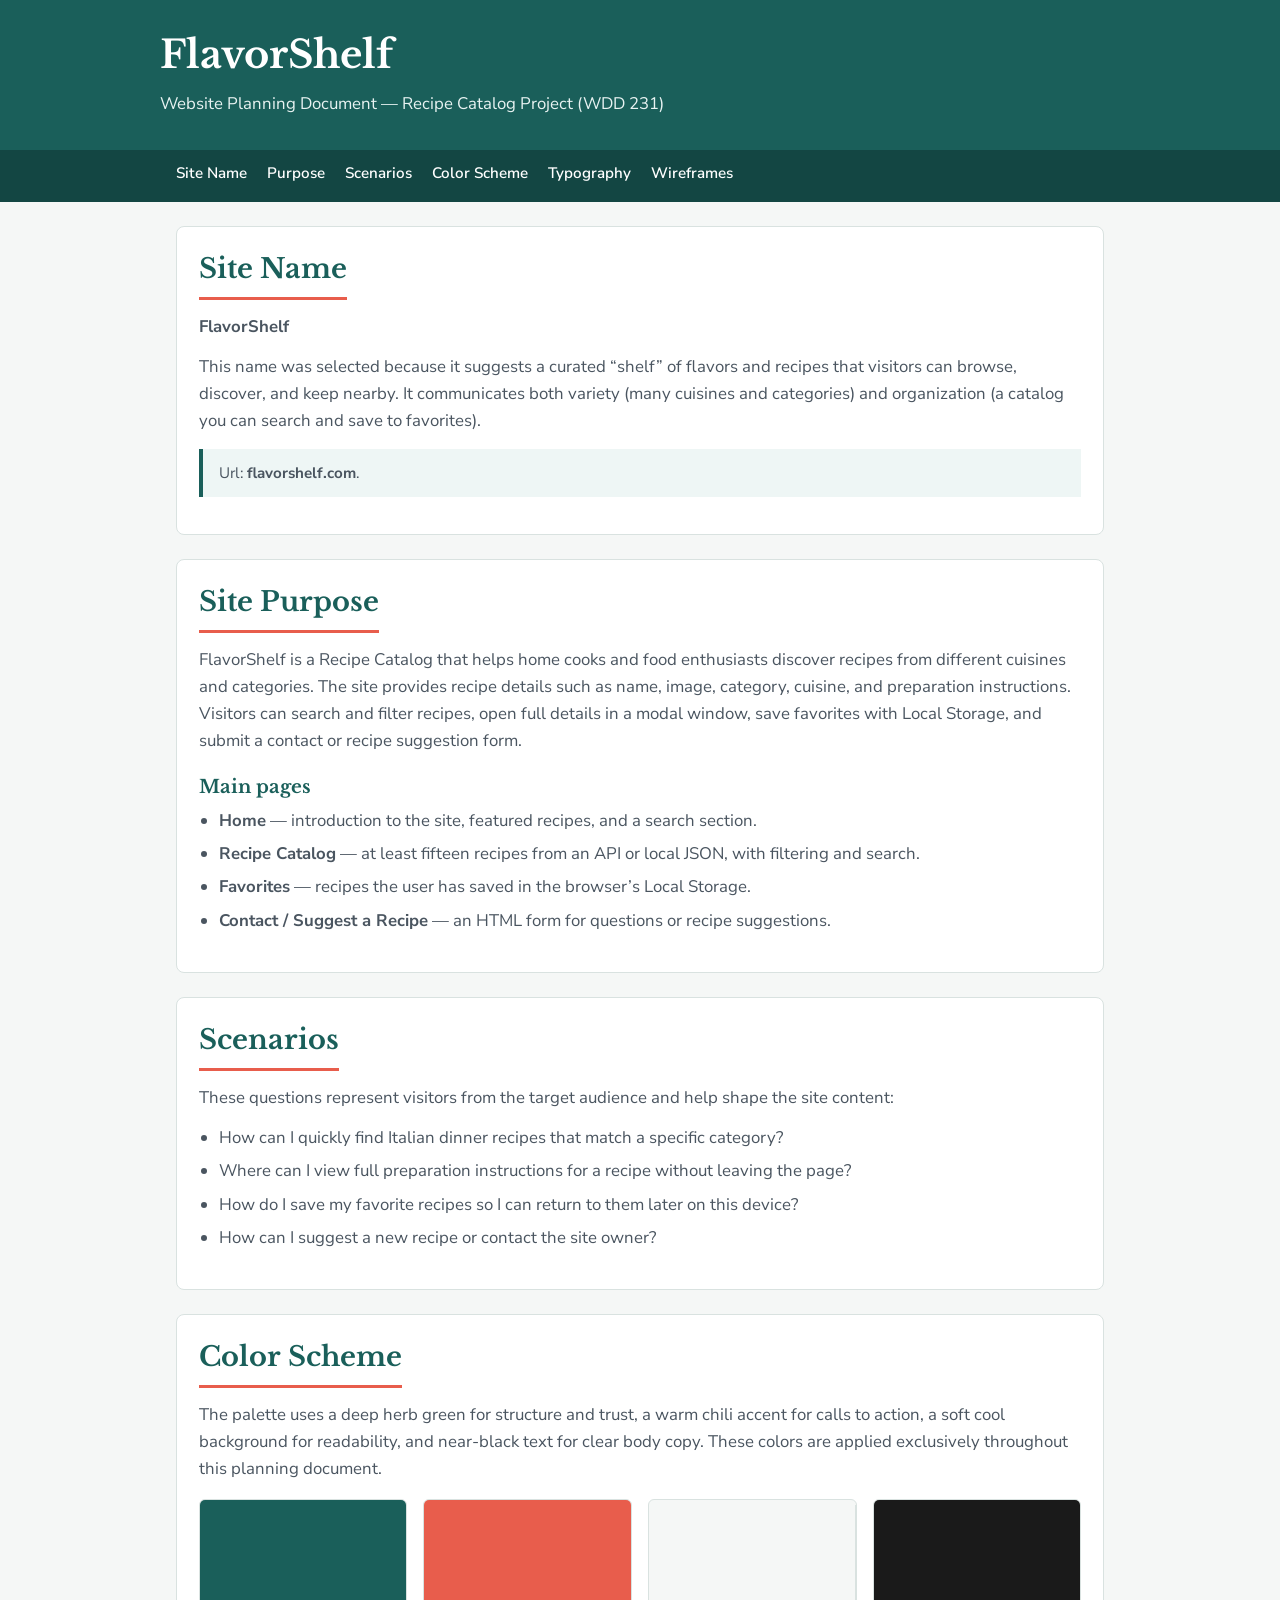
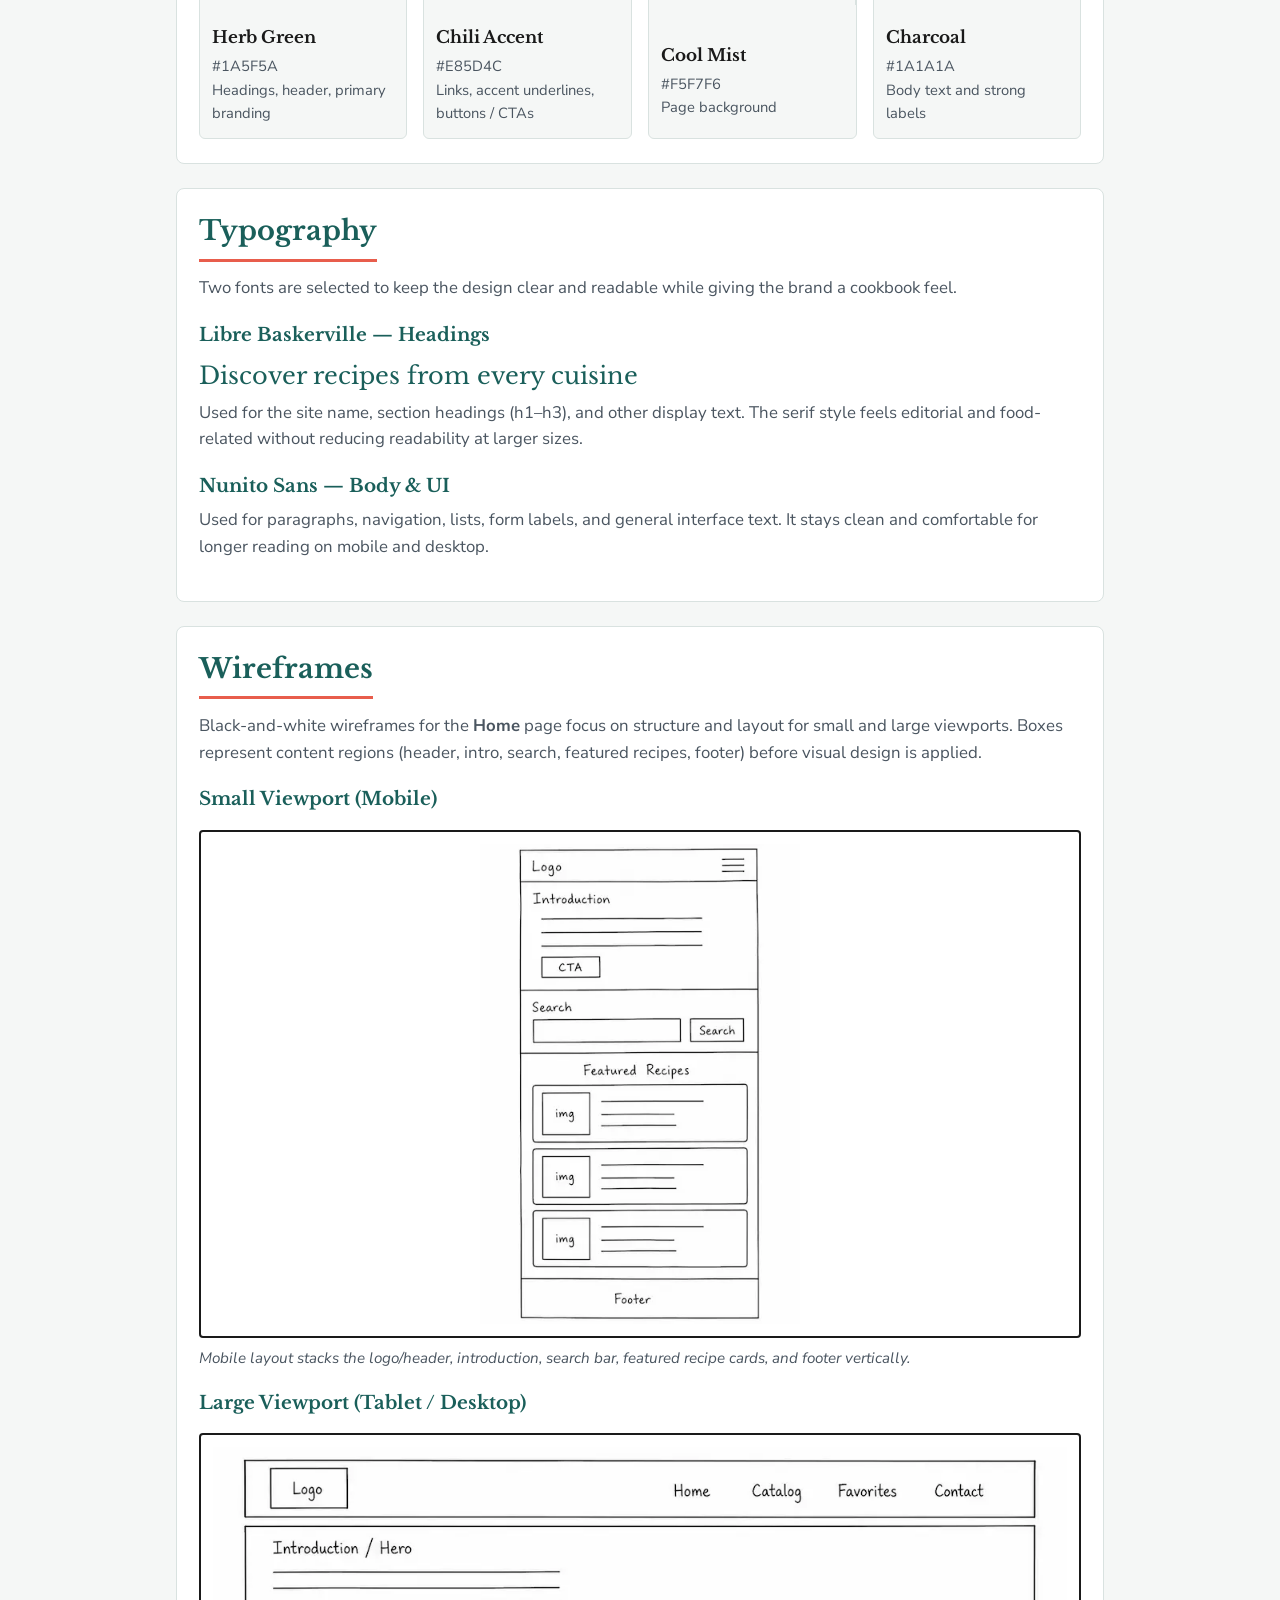
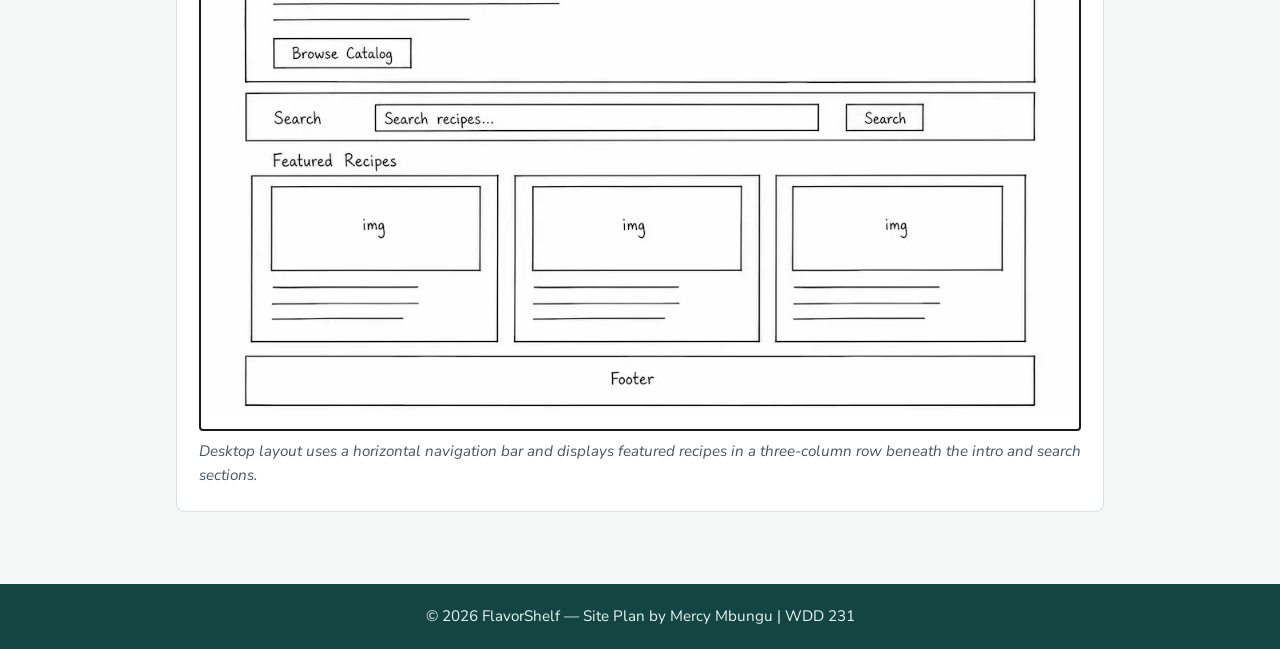
<file: project/siteplan.html>
<!DOCTYPE html>
<html lang="en">

<head>
    <meta charset="UTF-8">
    <meta name="viewport" content="width=device-width, initial-scale=1.0">
    <title>FlavorShelf | Site Plan</title>
    <meta name="description"
        content="Site plan for FlavorShelf, a Recipe Catalog website for browsing, searching, and saving recipes.">
    <meta name="author" content="Mercy Mbungu">
    <link rel="preconnect" href="https://fonts.googleapis.com">
    <link rel="preconnect" href="https://fonts.gstatic.com" crossorigin>
    <link
        href="https://fonts.googleapis.com/css2?family=Libre+Baskerville:wght@400;700&family=Nunito+Sans:wght@400;600;700&display=swap"
        rel="stylesheet">
    <link rel="stylesheet" href="styles/siteplan.css">
</head>

<body>
    <header>
        <div class="site-brand">
            <h1>FlavorShelf</h1>
            <p>Website Planning Document — Recipe Catalog Project (WDD 231)</p>
        </div>
    </header>

    <nav>
        <ul>
            <li><a href="#site-name">Site Name</a></li>
            <li><a href="#site-purpose">Purpose</a></li>
            <li><a href="#scenarios">Scenarios</a></li>
            <li><a href="#color-scheme">Color Scheme</a></li>
            <li><a href="#typography">Typography</a></li>
            <li><a href="#wireframes">Wireframes</a></li>
        </ul>
    </nav>

    <main>
        <section id="site-name">
            <h2>Site Name</h2>
            <p><strong>FlavorShelf</strong></p>
            <p>
                This name was selected because it suggests a curated “shelf” of flavors and recipes that
                visitors can browse, discover, and keep nearby. It communicates both variety (many cuisines
                and categories) and organization (a catalog you can search and save to favorites).
            </p>
            <p class="note">Url: <strong>flavorshelf.com</strong>.</p>
        </section>

        <section id="site-purpose">
            <h2>Site Purpose</h2>
            <p>
                FlavorShelf is a Recipe Catalog that helps home cooks and food enthusiasts discover recipes
                from different cuisines and categories. The site provides recipe details such as name, image,
                category, cuisine, and preparation instructions. Visitors can search and filter recipes, open
                full details in a modal window, save favorites with Local Storage, and submit a contact or
                recipe suggestion form.
            </p>
            <h3>Main pages</h3>
            <ul>
                <li><strong>Home</strong> — introduction to the site, featured recipes, and a search section.</li>
                <li><strong>Recipe Catalog</strong> — at least fifteen recipes from an API or local JSON, with filtering and search.</li>
                <li><strong>Favorites</strong> — recipes the user has saved in the browser’s Local Storage.</li>
                <li><strong>Contact / Suggest a Recipe</strong> — an HTML form for questions or recipe suggestions.</li>
            </ul>
        </section>

        <section id="scenarios">
            <h2>Scenarios</h2>
            <p>These questions represent visitors from the target audience and help shape the site content:</p>
            <ul>
                <li>How can I quickly find Italian dinner recipes that match a specific category?</li>
                <li>Where can I view full preparation instructions for a recipe without leaving the page?</li>
                <li>How do I save my favorite recipes so I can return to them later on this device?</li>
                <li>How can I suggest a new recipe or contact the site owner?</li>
            </ul>
        </section>

        <section id="color-scheme">
            <h2>Color Scheme</h2>
            <p>
                The palette uses a deep herb green for structure and trust, a warm chili accent for calls to
                action, a soft cool background for readability, and near-black text for clear body copy.
                These colors are applied exclusively throughout this planning document.
            </p>

            <div class="swatches">
                <article class="swatch">
                    <div class="swatch-color" style="background:#1a5f5a;" aria-hidden="true"></div>
                    <div class="swatch-info">
                        <strong>Herb Green</strong>
                        <span>#1A5F5A</span>
                        <span>Headings, header, primary branding</span>
                    </div>
                </article>

                <article class="swatch">
                    <div class="swatch-color" style="background:#e85d4c;" aria-hidden="true"></div>
                    <div class="swatch-info">
                        <strong>Chili Accent</strong>
                        <span>#E85D4C</span>
                        <span>Links, accent underlines, buttons / CTAs</span>
                    </div>
                </article>

                <article class="swatch">
                    <div class="swatch-color" style="background:#f5f7f6; border-right:1px solid #d9e2e0;"
                        aria-hidden="true"></div>
                    <div class="swatch-info">
                        <strong>Cool Mist</strong>
                        <span>#F5F7F6</span>
                        <span>Page background</span>
                    </div>
                </article>

                <article class="swatch">
                    <div class="swatch-color" style="background:#1a1a1a;" aria-hidden="true"></div>
                    <div class="swatch-info">
                        <strong>Charcoal</strong>
                        <span>#1A1A1A</span>
                        <span>Body text and strong labels</span>
                    </div>
                </article>
            </div>
        </section>

        <section id="typography">
            <h2>Typography</h2>
            <p>Two fonts are selected to keep the design clear and readable while giving the brand a cookbook feel.</p>

            <h3>Libre Baskerville — Headings</h3>
            <p class="font-sample-heading">Discover recipes from every cuisine</p>
            <p>
                Used for the site name, section headings (h1–h3), and other display text. The serif style feels
                editorial and food-related without reducing readability at larger sizes.
            </p>

            <h3>Nunito Sans — Body &amp; UI</h3>
            <p class="font-sample-body">
                Used for paragraphs, navigation, lists, form labels, and general interface text. It stays
                clean and comfortable for longer reading on mobile and desktop.
            </p>
        </section>

        <section id="wireframes">
            <h2>Wireframes</h2>
            <p>
                Black-and-white wireframes for the <strong>Home</strong> page focus on structure and layout
                for small and large viewports. Boxes represent content regions (header, intro, search,
                featured recipes, footer) before visual design is applied.
            </p>

            <h3>Small Viewport (Mobile)</h3>
            <figure class="wireframe-figure">
                <div class="wireframe-frame">
                    <img src="images/wireframe-small.webp" loading="lazy" width="320" height="720"
                        alt="Black and white wireframe of the FlavorShelf home page on a small mobile screen showing stacked header, intro, search, featured recipes, and footer">
                </div>
                <figcaption>
                    Mobile layout stacks the logo/header, introduction, search bar, featured recipe cards,
                    and footer vertically.
                </figcaption>
            </figure>

            <h3>Large Viewport (Tablet / Desktop)</h3>
            <figure class="wireframe-figure">
                <div class="wireframe-frame">
                    <img src="images/wireframe-large.webp" loading="lazy" width="900" height="620"
                        alt="Black and white wireframe of the FlavorShelf home page on a large desktop screen showing horizontal navigation and a three-column featured recipes row">
                </div>
                <figcaption>
                    Desktop layout uses a horizontal navigation bar and displays featured recipes in a
                    three-column row beneath the intro and search sections.
                </figcaption>
            </figure>
        </section>
    </main>

    <footer>
        <p>&copy; 2026 FlavorShelf — Site Plan by Mercy Mbungu | WDD 231</p>
    </footer>
</body>

</html>
</file>
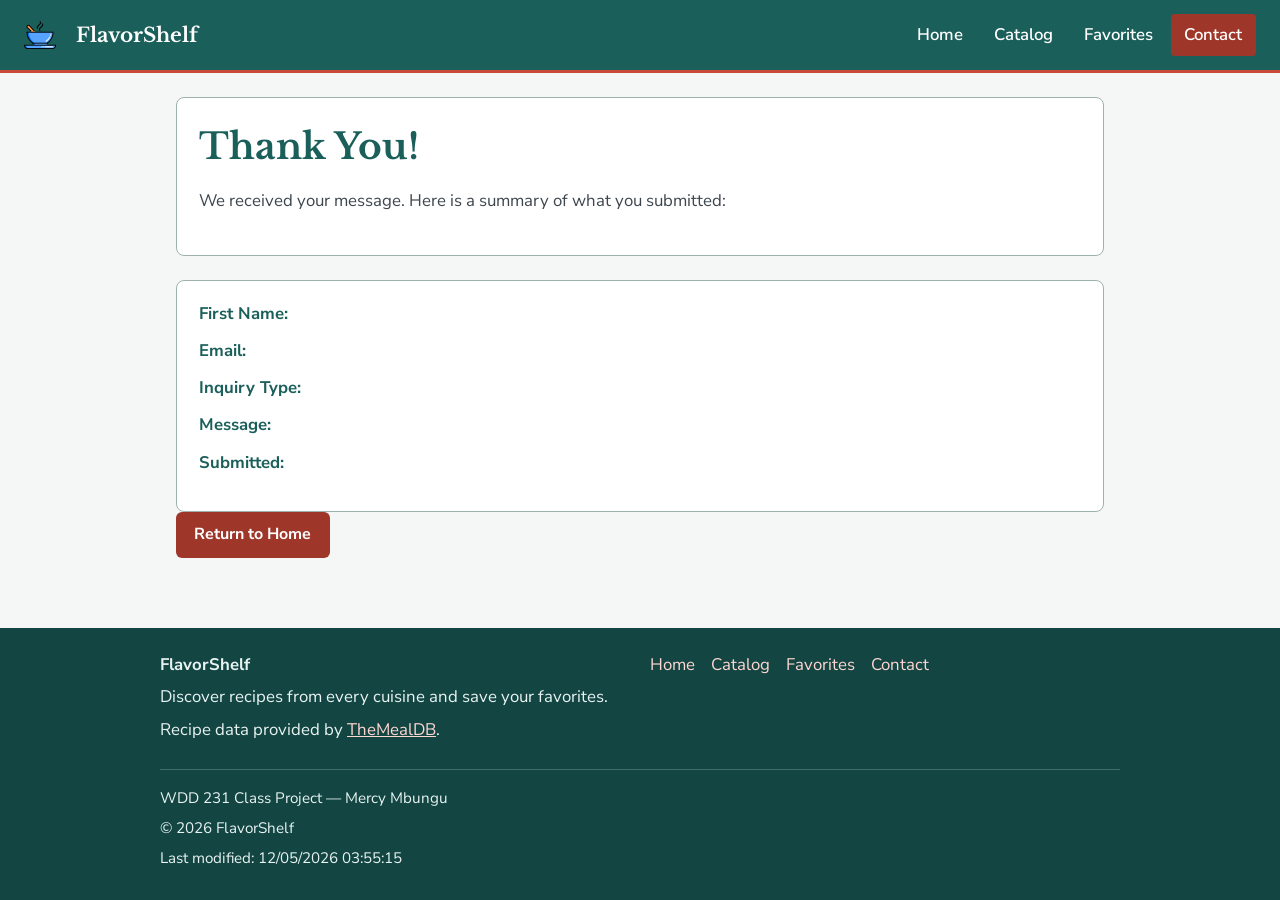
<file: project/thankyou.html>
<!DOCTYPE html>
<html lang="en">

<head>
    <meta charset="UTF-8">
    <meta name="viewport" content="width=device-width, initial-scale=1.0">
    <title>Thank You | FlavorShelf</title>
    <meta name="description" content="Thank you for contacting FlavorShelf.">
    <meta name="author" content="Mercy Mbungu">

    <meta property="og:title" content="Thank You | FlavorShelf">
    <meta property="og:description" content="Thank you for contacting FlavorShelf.">
    <meta property="og:url" content="https://mmbungu.github.io/wdd231/project/thankyou.html">
    <meta property="og:type" content="website">

    <meta name="twitter:card" content="summary">
    <meta name="twitter:title" content="Thank You | FlavorShelf">
    <meta name="twitter:description" content="Thank you for contacting FlavorShelf.">

    <link rel="stylesheet" href="styles/normalize.css">
    <link rel="stylesheet" href="styles/base.css">
    <link rel="stylesheet" href="styles/large.css">
    <link rel="preconnect" href="https://fonts.googleapis.com">
    <link rel="preconnect" href="https://fonts.gstatic.com" crossorigin>
    <link
        href="https://fonts.googleapis.com/css2?family=Libre+Baskerville:wght@400;700&family=Nunito+Sans:wght@400;600;700&display=swap"
        rel="stylesheet">
    <link rel="icon" href="images/logo.png" type="image/png">
    <script src="scripts/contact.js" defer></script>
    <script defer src="scripts/navigation.js"></script>
</head>

<body>
    <div class="container">
        <header>
            <img src="images/logo.png" width="32" height="32" alt="">
            <a class="site-name" href="index.html">FlavorShelf</a>
            <button id="nav-button" class="hamburger" type="button" aria-label="Toggle navigation"
                aria-expanded="false" aria-controls="nav-bar"></button>
            <nav id="nav-bar" class="navigation" aria-label="Main navigation">
                <ul>
                    <li><a href="index.html">Home</a></li>
                    <li><a href="catalog.html">Catalog</a></li>
                    <li><a href="favorites.html">Favorites</a></li>
                    <li class="current"><a href="contact.html" aria-current="page">Contact</a></li>
                </ul>
            </nav>
        </header>

        <main class="thankyou">
            <section class="catalog-intro">
                <h1>Thank You!</h1>
                <p>We received your message. Here is a summary of what you submitted:</p>
            </section>

            <section class="submitted-info">
                <p><span class="info-label">First Name:</span> <span id="show-firstname"></span></p>
                <p><span class="info-label">Email:</span> <span id="show-email"></span></p>
                <p><span class="info-label">Inquiry Type:</span> <span id="show-inquiry"></span></p>
                <p id="show-recipe-row" hidden><span class="info-label">Recipe Name:</span> <span id="show-recipename"></span></p>
                <p><span class="info-label">Message:</span> <span id="show-message"></span></p>
                <p><span class="info-label">Submitted:</span> <span id="show-timestamp"></span></p>
            </section>

            <p><a class="cta" href="index.html">Return to Home</a></p>
        </main>

        <footer>
            <div class="footer-content">
                <div>
                    <p><strong>FlavorShelf</strong></p>
                    <p>Discover recipes from every cuisine and save your favorites.</p>
                    <p>
                        Recipe data provided by
                        <a href="https://www.themealdb.com/" target="_blank" rel="noopener noreferrer">TheMealDB</a>.
                    </p>
                </div>
                <nav class="footer-nav" aria-label="Footer navigation">
                    <ul>
                        <li><a href="index.html">Home</a></li>
                        <li><a href="catalog.html">Catalog</a></li>
                        <li><a href="favorites.html">Favorites</a></li>
                        <li><a href="contact.html">Contact</a></li>
                    </ul>
                </nav>
                <div class="footer-meta">
                    <p>WDD 231 Class Project — Mercy Mbungu</p>
                    <p>&copy; <span id="currentYear"></span> FlavorShelf</p>
                    <p id="lastModified"></p>
                </div>
            </div>
        </footer>
    </div>
</body>

</html>
</file>
<file: styles/base.css>
body{
    font-family: "Montserrat", sans-serif;
    font-optical-sizing: auto;
    /* font-weight: <weight>; */
    font-style: normal;
}

header {
    display: grid;
    grid-template-columns: 24px auto 44px;
    column-gap: 8px;
    align-items: end;
    border-bottom: 1px solid #ddd;
    padding: 5px 0 5px 10px;
}

header img {
    display: block;
    width: 100%;
    height: auto;
}

header span {
    font-size: 1.2rem;
    color: #3D405B;
}

.hamburger {
    background: transparent;
    border: none;
    font-family: Verdana, Geneva, Tahoma, sans-serif;
}

.hamburger::before {
    content: "\2630";
    font-size: 1.5rem;
}

.hamburger.show::before {
    content: "\00D7";
    font-size: 1.5rem;

}

.navigation {
    display: none;
}

.navigation.show {
    display: block;
}

.navigation ul {
    list-style-type: none;
    padding: 0;
    margin: 0;
}

.navigation a {
    display: block;
    text-decoration: none;
    color: #3D405B;
    padding: .8rem 10px;
    border: 1px solid #ddd;
}

.navigation li.current{
    background-color: #ccc;
}

.navigation a:hover{
    background-color: #000;
    color: #fff;
}

main{
    display: grid;
    gap: 1rem;
    padding: 0 .8rem;
}

.card{
    box-shadow: 0 0 0 1px black;
    background-color: #ddd;
}

.card .card-title{
    background-color: #000;
    color: #fff;
    text-align: center;
}

.card .card-title h2{
    padding: 0;
    margin: 0;
}

.card .card-content{
    padding: 0 .8rem;
}

.card .student-profile{
    width: 200px;
    margin: 1.5rem;
    display: block;
    margin: auto
}

.badge-header{
    display: flex;
    flex-direction: row;
    gap: .5rem;
    margin: .5rem 0;
    font-weight: bold;
}

.badge-body{
    display: flex;
    flex-direction: column;
    gap: .5rem;
    margin: .5rem 0; 
    border-radius: .3rem;
}

.badge-header span, .badge-body span{
    width: 100%;
    display: block;
    text-align: center;
}

.badge-header .badge{
    border-radius: .3rem;
    border: 2px solid black;
    padding: .25rem 0;
    cursor: pointer;
}

.badge-body .badge{
    box-shadow: 0 0 0 1px gray;
    border-radius: .3rem;
    padding: .1rem 0;
    cursor: pointer;
}

.badge-body .badge.completed::before
{
    content: "\2713";
    color: greenyellow;
    align-items: center;
}

.badge-body .badge.completed{
    background-color: chocolate;
    color: #ddd
}

div:has(> #credit){
    text-align: center;
}

footer{
    text-align: center;
}

.social-media{
    display: flex;
    flex-direction: row;
    margin: .5rem;
    justify-content: center;
}

.social-media img{
    width: 34px;
    height: 34px;
}

.copyright{
    background-color: #ddd;
    padding: .5rem;
}

dialog {
  border: 1px solid rgb(0 0 0 / 10%);
  border-radius: .25rem;
  padding: 1rem;
  background-color: #fff;
  box-shadow: 0 0 3rem #777;
  width: 90%;
  max-width: 600px;
}

::backdrop {
  background-color: rgb(0 0 0 / 50%);
}

dialog button {
  position: absolute;
  top: 23px;
  right: 23px;
  padding: .5rem 1rem;
  border: 1px solid rgb(0 0 0 / 10%);
}
</file>
<file: styles/larger.css>
@media only screen and (min-width: 38rem) {

    .container {
        max-width: 900px;
        margin: 0 auto;
    }

    .hamburger {
        display: none;
    }

    header {
        grid-template-columns: 24px auto;
    }

    .navigation {
        display: block;
        border: 1px solid #ddd;
    }

    .navigation ul {
        display: flex;
    }

    .navigation a {
        border: none
    }

    main {
        display: grid;
        grid-template: 50px auto 1fr/ auto 1fr;
    }

    main h1{
        grid-column: 1/3;
    }

    main section:nth-of-type(3)
    {
        grid-column: 1/3;
    }

    .badge-body{
        flex-direction: row;
    }
}
</file>
<file: project/styles/base.css>
:root {
    --color-primary: #1a5f5a;
    --color-primary-dark: #134643;
    --color-accent: #c94a3b;
    --color-accent-dark: #9e3629;
    --color-accent-button: #9e3629;
    --color-background: #f5f7f6;
    --color-surface: #ffffff;
    --color-text: #1a1a1a;
    --color-muted: #3d454d;
    --color-border: #9eb3ae;
    --font-heading: "Libre Baskerville", Georgia, serif;
    --font-body: "Nunito Sans", "Segoe UI", sans-serif;
}

* {
    box-sizing: border-box;
}

html {
    scroll-behavior: smooth;
}

body {
    margin: 0;
    font-family: var(--font-body);
    font-size: 1.05rem;
    line-height: 1.6;
    color: var(--color-text);
    background: var(--color-background);
}

img {
    max-width: 100%;
    height: auto;
    display: block;
}

a {
    color: var(--color-accent);
}

a:hover,
a:focus {
    color: var(--color-accent-dark);
}

.container {
    min-height: 100vh;
    display: flex;
    flex-direction: column;
}

main {
    flex: 1;
    max-width: 960px;
    width: 100%;
    margin: 0 auto;
    padding: 0 1rem 2rem;
}

main h1 {
    font-family: var(--font-heading);
    font-size: clamp(1.75rem, 4vw, 2.25rem);
    color: var(--color-primary);
    margin: 1.5rem 0 0.75rem;
}

main h2 {
    font-family: var(--font-heading);
    font-size: clamp(1.35rem, 3vw, 1.65rem);
    color: var(--color-primary);
    margin: 1.25rem 0 0.75rem;
}

main p {
    color: var(--color-muted);
    margin: 0 0 1rem;
}

footer {
    background: var(--color-primary-dark);
    color: #e8f3f2;
    padding: 1.5rem 1rem;
}

footer a {
    color: #ffd7d2;
}

footer a:hover,
footer a:focus {
    color: #fff;
}

.footer-content {
    max-width: 960px;
    margin: 0 auto;
    display: grid;
    gap: 1.25rem;
}

.footer-content p {
    margin: 0 0 0.35rem;
    color: #e8f3f2;
}

.footer-nav ul {
    list-style: none;
    margin: 0;
    padding: 0;
    display: flex;
    flex-wrap: wrap;
    gap: 0.5rem 1rem;
}

.footer-nav a {
    text-decoration: none;
}

.footer-nav a:hover,
.footer-nav a:focus {
    text-decoration: underline;
}

.footer-meta {
    font-size: 0.95rem;
    border-top: 1px solid rgba(255, 255, 255, 0.2);
    padding-top: 1rem;
}

header {
    display: grid;
    grid-template-columns: 40px 1fr 44px;
    column-gap: 0.75rem;
    align-items: center;
    background: var(--color-primary);
    color: #fff;
    padding: 0.75rem 1rem;
    border-bottom: 3px solid var(--color-accent);
}

header img {
    width: 32px;
    height: 32px;
    color: #fff;
}

header .site-name {
    font-family: var(--font-heading);
    font-size: 1.25rem;
    font-weight: 700;
    color: #fff;
    text-decoration: none;
}

header .site-name:hover,
header .site-name:focus {
    color: #ffd7d2;
}

.hamburger {
    background: transparent;
    border: none;
    color: #fff;
    cursor: pointer;
    padding: 0.25rem;
    line-height: 1;
}

.hamburger::before {
    content: "\2630";
    font-size: 1.5rem;
}

.hamburger.show::before {
    content: "\00D7";
    font-size: 1.75rem;
}

.navigation {
    display: none;
    grid-column: 1 / -1;
    background: var(--color-primary-dark);
    margin: 0.75rem -1rem -0.75rem;
}

.navigation.show {
    display: block;
}

.navigation ul {
    list-style: none;
    margin: 0;
    padding: 0;
}

.navigation a {
    display: block;
    text-decoration: none;
    color: #fff;
    padding: 0.85rem 1rem;
    border-top: 1px solid rgba(255, 255, 255, 0.12);
    font-weight: 600;
}

.navigation li.current > a {
    background: var(--color-accent-button);
    color: #fff;
}

.navigation a:hover,
.navigation a:focus {
    background: rgba(255, 255, 255, 0.1);
    color: #fff;
}

.visually-hidden {
    position: absolute;
    width: 1px;
    height: 1px;
    padding: 0;
    margin: -1px;
    overflow: hidden;
    clip: rect(0, 0, 0, 0);
    white-space: nowrap;
    border: 0;
}

.hero,
.search-section,
.featured {
    background: var(--color-surface);
    border: 1px solid var(--color-border);
    border-radius: 8px;
    padding: 1.25rem 1.35rem 1.5rem;
    margin-top: 1.5rem;
}

.hero h1 {
    margin-top: 0;
}

.cta,
a.cta,
button.cta,
input.cta[type="submit"] {
    display: inline-block;
    background: var(--color-accent-button);
    color: #fff;
    text-decoration: none;
    font-weight: 700;
    padding: 0.65rem 1.15rem;
    border: none;
    border-radius: 6px;
    cursor: pointer;
    font-family: var(--font-body);
    font-size: 1rem;
}

.cta:hover,
.cta:focus,
a.cta:hover,
a.cta:focus,
button.cta:hover,
button.cta:focus,
input.cta[type="submit"]:hover,
input.cta[type="submit"]:focus {
    background: var(--color-accent-dark);
    color: #fff;
}

.search-form {
    display: grid;
    gap: 0.75rem;
}

.search-form input {
    width: 100%;
    padding: 0.65rem 0.85rem;
    border: 1px solid var(--color-border);
    border-radius: 6px;
    font-family: var(--font-body);
    font-size: 1rem;
}

.search-form input:focus {
    outline: 2px solid var(--color-primary);
    outline-offset: 2px;
}

.featured-grid {
    display: grid;
    gap: 1rem;
}

.recipe-card {
    border: 1px solid var(--color-border);
    border-radius: 8px;
    overflow: hidden;
    background: var(--color-surface);
}

.recipe-card img {
    width: 100%;
    aspect-ratio: 4 / 3;
    object-fit: cover;
}

.recipe-card-body {
    padding: 1rem;
}

.recipe-card-body h3 {
    font-family: var(--font-heading);
    font-size: 1.1rem;
    color: var(--color-primary);
    margin: 0 0 0.35rem;
}

.recipe-meta {
    font-size: 0.95rem;
    color: var(--color-muted);
    margin: 0 0 0.75rem;
}

.recipe-link {
    font-weight: 600;
    text-decoration: none;
    color: var(--color-accent-dark);
}

.recipe-link:hover,
.recipe-link:focus {
    color: var(--color-primary-dark);
    text-decoration: underline;
}

.status-message {
    color: var(--color-muted);
    margin: 0;
}

.catalog-intro,
.catalog-filters,
.catalog-results {
    background: var(--color-surface);
    border: 1px solid var(--color-border);
    border-radius: 8px;
    padding: 1.25rem 1.35rem 1.5rem;
    margin-top: 1.5rem;
}

.catalog-intro h1 {
    margin-top: 0;
}

.empty-state {
    text-align: center;
    padding: 1.5rem 1rem;
    margin-top: 1rem;
    background: var(--color-background);
    border: 1px dashed var(--color-border);
    border-radius: 8px;
}

.empty-state p {
    margin-bottom: 1rem;
}

.recipe-actions .recipe-link {
    flex: 1;
    text-align: center;
    padding: 0.65rem 1.15rem;
    border-radius: 6px;
    text-decoration: none;
    background: var(--color-accent-button);
    color: #fff;
}

.recipe-actions .recipe-link:hover,
.recipe-actions .recipe-link:focus {
    background: var(--color-accent-dark);
    color: #fff;
    text-decoration: none;
}

.contact-section,
.submitted-info {
    background: var(--color-surface);
    border: 1px solid var(--color-border);
    border-radius: 8px;
    padding: 1.25rem 1.35rem 1.5rem;
    margin-top: 1.5rem;
}

.contact-form {
    display: grid;
    gap: 1rem;
}

.contact-form label {
    display: grid;
    gap: 0.35rem;
    font-weight: 600;
    color: var(--color-text);
}

.contact-form input,
.contact-form select,
.contact-form textarea {
    width: 100%;
    padding: 0.65rem 0.85rem;
    border: 1px solid var(--color-border);
    border-radius: 6px;
    font-family: var(--font-body);
    font-size: 1rem;
}

.contact-form input:focus,
.contact-form select:focus,
.contact-form textarea:focus {
    outline: 2px solid var(--color-primary);
    outline-offset: 2px;
}

.contact-form input[type="submit"] {
    width: fit-content;
    border: none;
}

.thankyou .submitted-info p {
    margin-bottom: 0.65rem;
}

.info-label {
    font-weight: 700;
    color: var(--color-primary);
}

.filters-form {
    display: grid;
    gap: 0.75rem;
}

.filter-field {
    display: grid;
    gap: 0.35rem;
}

.filters-form label {
    font-weight: 600;
    color: var(--color-text);
}

.filters-form select,
.filters-form input {
    width: 100%;
    padding: 0.65rem 0.85rem;
    border: 1px solid var(--color-border);
    border-radius: 6px;
    font-family: var(--font-body);
    font-size: 1rem;
}

.filters-form select:focus,
.filters-form input:focus {
    outline: 2px solid var(--color-primary);
    outline-offset: 2px;
}

.catalog-grid {
    display: grid;
    gap: 1rem;
    margin-top: 1rem;
}

.recipe-actions {
    display: flex;
    gap: 0.5rem;
    align-items: center;
}

.recipe-actions .cta {
    flex: 1;
    text-align: center;
}

.favorite-btn {
    width: 44px;
    height: 44px;
    border: 1px solid var(--color-border);
    border-radius: 6px;
    background: var(--color-surface);
    color: var(--color-muted);
    font-size: 1.25rem;
    cursor: pointer;
    line-height: 1;
}

.favorite-btn.is-favorite {
    background: var(--color-accent-button);
    border-color: var(--color-accent-button);
    color: #fff;
}

.favorite-btn:hover,
.favorite-btn:focus {
    border-color: var(--color-accent-dark);
    color: var(--color-accent-dark);
}

.favorite-btn.is-favorite:hover,
.favorite-btn.is-favorite:focus {
    background: var(--color-accent-dark);
    color: #fff;
}

body.modal-open {
    overflow: hidden;
}

.modal {
    position: fixed;
    inset: 0;
    z-index: 100;
    display: grid;
    place-items: center;
    padding: 1rem;
}

.modal[hidden] {
    display: none;
}

.modal-overlay {
    position: absolute;
    inset: 0;
    background: rgba(26, 26, 26, 0.65);
}

.modal-content {
    position: relative;
    z-index: 1;
    width: min(100%, 640px);
    max-height: 90vh;
    overflow-y: auto;
    background: var(--color-surface);
    border-radius: 8px;
    padding: 1.25rem 1.35rem 1.5rem;
    border: 1px solid var(--color-border);
}

.modal-close {
    position: absolute;
    top: 0.75rem;
    right: 0.75rem;
    border: none;
    background: transparent;
    font-size: 2rem;
    line-height: 1;
    cursor: pointer;
    color: var(--color-muted);
}

.modal-close:hover,
.modal-close:focus {
    color: var(--color-accent);
}

.modal-image {
    width: 100%;
    aspect-ratio: 16 / 10;
    object-fit: cover;
    border-radius: 6px;
    margin-bottom: 1rem;
}

.modal-content h2 {
    font-family: var(--font-heading);
    color: var(--color-primary);
    margin: 0 0 0.35rem;
}

.modal-content h3 {
    font-family: var(--font-heading);
    color: var(--color-primary);
    margin: 1rem 0 0.5rem;
}

.ingredient-list,
.instruction-list {
    margin: 0 0 1rem;
    padding-left: 1.25rem;
    color: var(--color-muted);
}

.modal-favorite-btn {
    margin-top: 0.5rem;
}
</file>
<file: project/styles/large.css>
@media only screen and (min-width: 38rem) {
    header {
        grid-template-columns: 40px auto 1fr;
        padding: 0.85rem 1.5rem;
    }

    .hamburger {
        display: none;
    }

    .navigation {
        display: block;
        grid-column: 3;
        margin: 0;
        background: transparent;
        justify-self: end;
    }

    .navigation ul {
        display: flex;
        gap: 0.25rem;
    }

    .navigation a {
        border: none;
        padding: 0.5rem 0.85rem;
        border-radius: 4px;
    }

    .navigation li.current > a {
        background: var(--color-accent-button);
        text-decoration: none;
    }

    .footer-content {
        grid-template-columns: 1fr 1fr;
        align-items: start;
    }

    .footer-meta {
        grid-column: 1 / -1;
    }

    .search-form {
        grid-template-columns: 1fr auto;
        align-items: center;
    }

    .featured-grid {
        grid-template-columns: repeat(3, 1fr);
    }

    .filters-form {
        grid-template-columns: repeat(3, 1fr) auto;
        align-items: end;
    }

    .catalog-grid {
        grid-template-columns: repeat(3, 1fr);
    }
}
</file>
<file: week4/startHere/styles/small.css>
*{box-sizing: border-box;}
html {
  -webkit-text-size-adjust: 100%; 
  -ms-text-size-adjust: 100%;
}

h1 {
  color: #3D405B;
}

form {
    margin: 1rem 2%;
  
    label {
      display: block;
      font-size: .8rem;
      color: purple;
      padding-top: .2rem;
    }
    h3 {
      font-size: .9rem;
      color: #E07A5F;
      margin: 1.5rem 0 .2rem 0;
      border-bottom: 1px solid #eee;
    }
  
    input[type=text],
    input[type=tel],
    input[type=date],
    input[type=email],
    select {
      display: block;
      margin: .1rem 0 1rem 0 ;
      padding: .3rem;
      border: 1px solid #999;
      border-radius: 4px;
      border-left-width: 5px;
      border-left-color:#555;
      font-size: 1rem;
      color: #3D405B;
      width: 250px;
    }
  
    input:required {border-left-color: #d70000;}
    input:focus {border-left-color: black; outline:none;}
    input:required:valid{border-left-color: green;}
  
    input[type=submit] {
      border: none;
      text-align: center;
      background-color: #3D405B;
      color: white;
      border-radius: 1rem;
      padding: .75rem 1.5rem;
      margin: 2rem 0;
      font-size: 1.2rem;
      -webkit-appearance: none;
      appearance: none;
    }
  }
  input:-webkit-autofill{
    -webkit-text-fill-color: #3D405B;
  }
  
  #results {
    background-color: #F4F1DE;
    padding: 0 1rem;
    border: 1px solid #E07A5F;
    border-radius: 6px;
  }
</file>
<file: week4/startHere/styles/large.css>
@media only screen and (min-width: 38rem) {


} /*end media query*/
</file>
<file: styles/prophets.css>
body{
    margin: 0 auto;
    max-width: 1200px;
    font-family: 'Roboto', sans-serif;
}


header h1{
    text-align: center;
    margin: 0;
    padding: 1rem 0;
}

main{
    box-shadow: 0 0 0 2px gray;
}

#cards{
    display: grid;
    grid-template-columns: repeat(auto-fit, minmax(300px, 1fr));
    gap: 1rem;
    padding: 0 .8rem;
}

#cards section{
    background-color: #ddd;
    padding: 1rem;
    text-align: center;
}

section span{
    display: block;
    margin: .5rem 0;
}

#cards section img{
    width: 100%;
}


footer{
    text-align: center;
    padding: 2rem;
}
</file>
<file: chamber/styles/small.css>
:root{
    --primary-color: #000099;
    --secondary-color: #3D405B;
    --accent-color: #0c72b6;
}

*{
    box-sizing: border-box;
    margin: 0;
    padding: 0;
}

body{
    font-family: "Montserrat", sans-serif;
    font-optical-sizing: auto;
    /* font-weight: <weight>; */
    font-style: normal;
}

header {
    display: grid;
    grid-template-columns: 48px auto 20px 44px;
    column-gap: 8px;
    align-items: center;
    border-bottom: 1px solid #ddd;
    padding: 5px 0 5px 10px;
}

header img {
    display: block;
    width: 100%;
    height: auto;
}

header span {
    font-size: 1.2rem;
    color: #3D405B;
}

.hamburger {
    background: transparent;
    border: none;
    font-family: Verdana, Geneva, Tahoma, sans-serif;
}

.hamburger::before {
    content: "\2630";
    font-size: 1.5rem;
}

.hamburger.show::before {
    content: "\00D7";
    font-size: 1.5rem;

}

.mode-switch {
    background: transparent;
    border: none;
    font-family: Verdana, Geneva, Tahoma, sans-serif;
}
.mode-switch::before {
    content: "\263E";
    font-size: 1.5rem;
}

.mode-switch.open::before {
    content: "\263C";
    font-size: 1.5rem;
}

.navigation {
    display: none;
}

.navigation.show {
    display: block;
    grid-column: 1/5;
}

.navigation ul {
    list-style-type: none;
    padding: 0;
    margin: 0;
}

.navigation a {
    display: block;
    text-decoration: none;
    color: #3D405B;
    padding: .8rem 10px;
    border: 1px solid #ddd;
}

.navigation li.current > a{
    background-color: var(--accent-color);
    color: #fff;
}

.navigation a:hover{
    background-color: var(--primary-color);
    color: #fff;
}

main {
    max-width: 1024px;
    margin: 0 auto;
    padding: 0 .8rem 2rem;
}

main h1 {
    font-size: 2rem;
    font-weight: 700;
    color: var(--primary-color);
    margin: 1.5rem 0 0.75rem;
}

.menu {
    display: flex;
    justify-content: center;
    gap: 0;
    width: fit-content;
    margin: 0 auto 1.5rem;
    padding: 0.35rem;
    background-color: #888;
    border-radius: 6px;
}

.menu button {
    padding: 0.5rem 1.75rem;
    font-weight: 700;
    font-family: inherit;
    font-size: 0.95rem;
    border: none;
    background-color: #aaa;
    color: #333;
    cursor: pointer;
    border-radius: 4px;
}

main:has(.card-grid) .menu #grid,
main:has(.card-list) .menu #list {
    background-color: var(--accent-color);
    color: #fff;
}

/* Hero section */
.hero {
    position: relative;
}

.hero img {
    width: 100%;
    height: auto;
    object-fit: cover;
}

.hero .cta {
    position: absolute;
    bottom: 20px;
    left: 20px;
    background-color: var(--primary-color);
    color: #fff;
    padding: 10px 20px;
    border-radius: 5px;
    text-decoration: none;
}   

.hero .cta:hover {
    background-color: var(--secondary-color);
}

.hero h1{
    position: absolute;
    left: 20px;
    bottom: 50px;
    color:#bbb;
    font-size: large;
}

/* Events section */
.events, .weather {
    display: grid;
    grid-template-columns: 1fr;
    gap: 1rem;
    text-wrap: wrap;
}

.events>h2, .weather>h2, .spotlights>h2 {
    grid-column: 1/2;
    text-align: center;
    font-size: 1.5rem;
    font-weight: 700;
    color: var(--secondary-color);
    margin: 1.5rem 0 0.75rem;
}
.events p, .weather p, .spotlights p {
    font-size: .9rem;
    padding: 0.5rem 0;
}

.date {
    font-size: 0.85rem;
    color: #555;
    margin-bottom: 0.5rem;
}

section article {
    background-color: #e4e4e4;
    border-radius: 8px;
    padding: 1rem;
}

#weather-info {
    display: grid;
    gap: 0.75rem;
    text-align: center;
    text-transform: capitalize;
}

.weather-current {
    display: grid;
    gap: 0.25rem;
    justify-items: center;
}

.weather-temperature {
    font-size: 1.75rem;
    font-weight: 700;
    color: var(--secondary-color);
}

.weather-forecast-title {
    margin: 0.5rem 0 0;
    font-size: 1.1rem;
    font-weight: 700;
    color: var(--secondary-color);
}

.weather-forecast {
    display: grid;
    grid-template-columns: 1fr;
    gap: 0.75rem;
}

.weather-forecast-day {
    display: grid;
    gap: 0.15rem;
    background-color: #e4e4e4;
    border-radius: 8px;
    padding: 0.75rem;
}

.weather-forecast-day-label {
    color: var(--secondary-color);
}

/* Grid view */
.card-grid {
    display: grid;
    grid-template-columns: 1fr;
    gap: 1rem;
    text-wrap: wrap;
}

.card-grid .card-item {
    background-color: #e4e4e4;
    border-radius: 8px;
    padding: 1rem;
}

.card-grid .card-header {
    border-bottom: 1px solid #bbb;
    padding-bottom: 0.75rem;
    margin-bottom: 0.75rem;
    text-align: center;
}

.card-grid .card-header h2 {
    margin: 0 0 0.25rem;
    font-size: 1.15rem;
    font-weight: 700;
    color: var(--secondary-color);
}

.card-grid .card-header p {
    margin: 0;
    font-size: 0.85rem;
    color: #555;
}

.card-grid .card-body {
    display: flex;
    gap: .5rem;
    align-items: flex-start;
}

.card-grid .card-body img {
    width: 80px;
    height: 80px;
    object-fit: cover;
    flex-shrink: 0;
}

.card-grid .card-body ul {
    list-style-type: none;
    margin: 0;
    padding: 0;
}

.card-grid .card-body ul li {
    margin-bottom: 0.4rem;
    font-size: 0.8rem;
    line-height: 1.4;
    color: #333;
}

.card-grid .card-body ul li .title {
    font-weight: 700;
    text-transform: uppercase;
}

/* List view */
.card-list {
    display: flex;
    flex-direction: column;
    gap: 0;
}

.card-list .card-item {
    display: flex;
    flex-direction: column;
    align-items: center;
    justify-content: center;
    gap: 1.5rem;
    padding: 1rem 1.25rem;
    background-color: #e4e4e4;
    border-bottom: 1px solid #ccc;
}

.card-list .card-item:nth-child(even) {
    background-color: #d4d4d4;
}

.card-list .card-header {
    border-bottom: none;
    padding: 0;
    margin: 0;
    flex-shrink: 0;
}

.card-list h2 {
    margin: 0;
    font-size: 1.1rem;
    font-weight: 700;
    color: var(--secondary-color);
}

.card-list .card-item img {
    display: none;
}

.card-list .card-body {
    display: flex;
    flex: 1;
    justify-content: flex-end;
}

.card-list .card-item ul {
    display: flex;
    flex-direction: column;
    gap: 0.5rem;
    list-style-type: none;
    margin: 0;
    padding: 0;
    justify-content: flex-end;
}

.card-list .card-item ul li {
    font-size: 0.85rem;
    color: #333;
}

.card-list .card-item ul li .title {
    display: none;
}

.card-list .card-item .card-header p {
    display: none;
}

/* Join page */
.join-intro {
    margin-bottom: 1.25rem;
    color: #555;
}

.join-layout {
    display: grid;
    grid-template-columns: 1fr;
    gap: 1.5rem;
}

.join-form {
    display: grid;
    gap: 1rem;
}

.join-form label {
    display: grid;
    gap: 0.35rem;
    font-weight: 600;
    color: var(--secondary-color);
    font-size: 0.95rem;
}

.join-form input[type="text"],
.join-form input[type="email"],
.join-form input[type="tel"],
.join-form textarea,
.join-form input[type="submit"] {
    font-family: inherit;
    font-size: 1rem;
    padding: 0.65rem 0.75rem;
    border: 1px solid #bbb;
    border-radius: 6px;
    width: 100%;
}

.join-form textarea {
    resize: vertical;
}

.join-form input:focus,
.join-form textarea:focus {
    outline: 2px solid var(--accent-color);
    outline-offset: 2px;
    border-color: var(--accent-color);
}

.membership-levels {
    border: 1px solid #bbb;
    border-radius: 6px;
    padding: 0.75rem 1rem 1rem;
}

.membership-levels legend {
    font-weight: 700;
    color: var(--secondary-color);
    padding: 0 0.35rem;
}

.membership-levels label {
    display: flex;
    align-items: center;
    gap: 0.5rem;
    font-weight: 500;
    margin-top: 0.5rem;
}

.membership-levels input[type="radio"] {
    width: auto;
}

.join-form input[type="submit"] {
    background-color: var(--primary-color);
    color: #fff;
    border: none;
    font-weight: 700;
    cursor: pointer;
    margin-top: 0.5rem;
}

.join-form input[type="submit"]:hover {
    background-color: var(--secondary-color);
}

.membership-cards {
    display: grid;
    grid-template-columns: 1fr;
    gap: 1rem;
}

.membership-card {
    background-color: #e4e4e4;
    border-radius: 8px;
    padding: 1rem;
    border-left: 5px solid var(--primary-color);
    opacity: 0;
    transform: translateY(1rem);
    animation: cardFadeIn 0.7s ease forwards;
}

.membership-card:nth-child(1) { animation-delay: 0.1s; }
.membership-card:nth-child(2) { animation-delay: 0.25s; }
.membership-card:nth-child(3) { animation-delay: 0.4s; }
.membership-card:nth-child(4) { animation-delay: 0.55s; }

.membership-card-np { border-left-color: #6b7280; }
.membership-card-bronze { border-left-color: #b45309; }
.membership-card-silver { border-left-color: #64748b; }
.membership-card-gold { border-left-color: #ca8a04; }

@keyframes cardFadeIn {
    to {
        opacity: 1;
        transform: translateY(0);
    }
}

.membership-card h2 {
    font-size: 1.1rem;
    color: var(--secondary-color);
    margin-bottom: 0.35rem;
}

.membership-card p {
    font-size: 0.9rem;
    color: #555;
    margin-bottom: 0.75rem;
}

.membership-card a {
    color: var(--primary-color);
    font-weight: 600;
    text-decoration: none;
}

.membership-card a:hover,
.membership-card a:focus {
    text-decoration: underline;
}

.membership-modal {
    border: none;
    border-radius: 8px;
    padding: 1.5rem;
    max-width: 28rem;
    width: calc(100% - 2rem);
    box-shadow: 0 8px 30px rgba(0, 0, 0, 0.2);
}

.membership-modal::backdrop {
    background-color: rgba(0, 0, 0, 0.5);
}

.membership-modal h2 {
    color: var(--secondary-color);
    margin-bottom: 0.5rem;
    padding-right: 2rem;
}

.membership-cost {
    font-weight: 700;
    color: var(--accent-color);
    margin-bottom: 0.75rem;
}

.membership-modal ul {
    margin-left: 1.25rem;
    color: #333;
    line-height: 1.6;
}

.close-modal {
    position: absolute;
    top: 0.75rem;
    right: 0.75rem;
    border: none;
    background: transparent;
    font-size: 1.5rem;
    cursor: pointer;
    color: #555;
    line-height: 1;
}

/* Thank you page */
.thankyou p {
    margin-bottom: 1rem;
    line-height: 1.5;
}

.submitted-info {
    background-color: #e4e4e4;
    border-radius: 8px;
    padding: 1.25rem;
    margin: 1.25rem 0;
}

.submitted-info p {
    margin-bottom: 0.65rem;
    font-size: 0.95rem;
}

.submitted-info .title {
    font-weight: 700;
    color: var(--secondary-color);
}

.cta-link {
    display: inline-block;
    background-color: var(--primary-color);
    color: #fff;
    padding: 0.65rem 1.25rem;
    border-radius: 5px;
    text-decoration: none;
    font-weight: 600;
}

.cta-link:hover {
    background-color: var(--secondary-color);
}

footer {
    background-color: #e4e4e4;
    padding: 1.5rem 1rem;
    margin-top: 1rem;
    display: flex;
    flex-direction: column;
    align-items: center;
    gap: 1.25rem;
    text-align: center;
}

footer p {
    margin: 0.15rem 0;
    font-size: 0.85rem;
    color: #333;
    line-height: 1.4;
}

footer .description p:first-child {
    font-size: 0.95rem;
    margin-bottom: 0.35rem;
}

.social-networks {
    display: flex;
    gap: 0.75rem;
    justify-content: center;
}

.social-networks a {
    display: flex;
    align-items: center;
    justify-content: center;
    width: 48px;
    height: 48px;
    background-color: #555;
    border-radius: 50%;
    color: #fff;
    text-decoration: none;
}

.social-networks img,
.social-networks svg {
    width: 22px;
    height: 22px;
}

.social-networks img {
    filter: brightness(0) invert(1);
}

/* Discover page */
.discover-intro {
    margin-bottom: 1rem;
    color: #555;
    line-height: 1.5;
}

.visit-message {
    background-color: var(--accent-color);
    color: #fff;
    padding: 0.85rem 1rem;
    border-radius: 8px;
    margin-bottom: 1.25rem;
    font-weight: 600;
}

.discover-gallery {
    display: grid;
    gap: 1rem;
    grid-template-columns: 1fr;
    grid-template-areas:
        "card1"
        "card2"
        "card3"
        "card4"
        "card5"
        "card6"
        "card7"
        "card8";
}

.discover-card {
    background-color: #e4e4e4;
    border-radius: 8px;
    padding: 1rem;
    display: flex;
    flex-direction: column;
    gap: 0.65rem;
}

.discover-card h2 {
    font-size: 1.15rem;
    color: var(--secondary-color);
}

.discover-card figure {
    margin: 0;
    overflow: hidden;
    border-radius: 6px;
}

.discover-card img {
    display: block;
    width: 100%;
    height: auto;
    aspect-ratio: 3 / 2;
    object-fit: cover;
}

.discover-card address {
    font-style: normal;
    font-size: 0.85rem;
    color: #555;
}

.discover-card p {
    font-size: 0.9rem;
    line-height: 1.45;
    color: #333;
    flex-grow: 1;
}

.discover-card button {
    align-self: start;
    font-family: inherit;
    font-weight: 700;
    font-size: 0.9rem;
    padding: 0.55rem 1rem;
    border: none;
    border-radius: 5px;
    background-color: var(--primary-color);
    color: #fff;
    cursor: pointer;
}

.discover-card button:hover,
.discover-card button:focus {
    background-color: var(--secondary-color);
}
</file>
<file: chamber/styles/medium.css>
/* Medium screens: 641px to 1024px */
@media only screen and (min-width: 641px) and (max-width: 64rem) {
    .discover-gallery {
        grid-template-columns: 1fr 1fr;
        grid-template-areas:
            "card1 card1"
            "card2 card3"
            "card4 card5"
            "card6 card6"
            "card7 card8";
        gap: 1.25rem;
    }

    .discover-card img {
        transition: transform 0.35s ease, filter 0.35s ease;
    }

    .discover-card figure:hover img {
        transform: scale(1.06);
        filter: brightness(1.08) contrast(1.05);
    }
}
</file>
<file: chamber/styles/larger.css>
@media only screen and (min-width: 38rem) {

    .container {
        max-width: 1200px;
        margin: 0 auto;
    }

    .hamburger {
        display: none;
    }

    header {
        grid-template: 1fr / 48px 1fr 48px auto;
        align-items: center;
    }

    .navigation {
        display: block;
    }

    .navigation ul {
        display: flex;
    }

    .navigation a {
        border: none
    }

    .navigation li.current a {
        text-decoration: underline;
        text-underline-offset: 4px;
    }

    .hero h1{
        font-size: x-large;
    }

    .events, .weather {
        display: grid;
        grid-template-columns: 1fr 1fr;
        gap: 1rem;
        text-wrap: wrap;
    }

    .events>h2, .weather>h2, .spotlights>h2 {
        grid-column: 1/3;
    }

    #weather-info {
        grid-column: 1/3;
    }

    .weather-forecast {
        grid-template-columns: repeat(3, 1fr);
    }

    .join-layout {
        grid-template-columns: 1.4fr 1fr;
        align-items: start;
        gap: 2rem;
    }

    .membership-cards {
        position: sticky;
        top: 1rem;
    }

    .card-grid {
        grid-template-columns: repeat(auto-fill, minmax(250px, 1fr));
    }

    .card-grid .card-body ul li {
        margin-bottom: 0.4rem;
        font-size: 0.6rem;
    }

    .card-list .card-item {
        flex-direction: row;
    }

    .card-list .card-item ul{
        display: flex;
        flex-direction: row;
        align-items: center;
        gap: 0.5rem;
    }

    .card-list  h2 {
        font-size: .9rem;
    }

    .card-list .card-item ul li {
        font-size: .7rem;
    }

    footer {
        display: grid;
        grid-template-columns: 1fr auto 1fr;
        align-items: center;
        gap: 1.5rem;
        padding: 1.75rem 1.5rem;
        text-align: left;
    }

    footer .description {
        justify-self: start;
    }

    footer .social-networks {
        justify-self: center;
    }

    footer .copyright {
        justify-self: end;
        text-align: left;
    }
}

@media only screen and (min-width: 38rem) and (max-width: 45rem) {
    .card-list  h2 {
        font-size: .7rem;
    }

    .card-list .card-item ul li {
        font-size: .6rem;
    }
}

/* Large screens: 1025px and above */
@media only screen and (min-width: 1025px) {
    main.discover {
        max-width: 1200px;
    }

    .discover-gallery {
        grid-template-columns: repeat(4, 1fr);
        grid-template-areas:
            "card1 card1 card2 card3"
            "card4 card5 card5 card6"
            "card7 card8 card8 card6";
        gap: 1.5rem;
    }

    .discover-card img {
        transition: transform 0.35s ease, filter 0.35s ease, box-shadow 0.35s ease;
    }

    .discover-card figure:hover img {
        transform: scale(1.08);
        filter: brightness(1.1) saturate(1.15);
    }
}
</file>
<file: project/styles/siteplan.css>
:root {
  --color-primary: #1a5f5a;
  --color-primary-dark: #134643;
  --color-accent: #e85d4c;
  --color-accent-dark: #c94a3b;
  --color-background: #f5f7f6;
  --color-surface: #ffffff;
  --color-text: #1a1a1a;
  --color-muted: #4a5560;
  --font-heading: "Libre Baskerville", Georgia, serif;
  --font-body: "Nunito Sans", "Segoe UI", sans-serif;
}

*{
  box-sizing: border-box;
}

html {
  scroll-behavior: smooth;
}

body {
  margin: 0;
  font-family: var(--font-body);
  font-size: 1.05rem;
  line-height: 1.6;
  color: var(--color-text);
  background: var(--color-background);
}

img {
  max-width: 100%;
  height: auto;
  display: block;
}

a {
  color: var(--color-accent);
}

a:hover,
a:focus {
  color: var(--color-accent-dark);
}

header {
  background: var(--color-primary);
  color: #fff;
  padding: 1.5rem 1rem 2rem;
}

header .site-brand {
  max-width: 960px;
  margin: 0 auto;
}

header h1 {
  margin: 0 0 0.35rem;
  font-family: var(--font-heading);
  font-size: clamp(1.75rem, 4vw, 2.4rem);
  font-weight: 700;
  color: #fff;
}

header p {
  margin: 0;
  color: #e8f3f2;
  max-width: 40rem;
}

nav {
  background: var(--color-primary-dark);
  position: sticky;
  top: 0;
  z-index: 10;
}

nav ul {
  list-style: none;
  margin: 0 auto;
  padding: 0.6rem 1rem;
  max-width: 960px;
  display: flex;
  flex-wrap: wrap;
  gap: 0.75rem 1.25rem;
}

nav a {
  color: #fff;
  text-decoration: none;
  font-weight: 600;
  font-size: 0.95rem;
}

nav a:hover,
nav a:focus {
  color: #ffd7d2;
  text-decoration: underline;
}

main {
  max-width: 960px;
  margin: 0 auto;
  padding: 1.5rem 1rem 3rem;
}

section {
  background: var(--color-surface);
  border: 1px solid #d9e2e0;
  border-radius: 8px;
  padding: 1.25rem 1.35rem 1.5rem;
  margin-bottom: 1.5rem;
}

h2 {
  margin: 0 0 0.85rem;
  font-family: var(--font-heading);
  font-size: clamp(1.35rem, 3vw, 1.7rem);
  color: var(--color-primary);
  border-bottom: 3px solid var(--color-accent);
  padding-bottom: 0.4rem;
  display: inline-block;
}

h3 {
  margin: 1.1rem 0 0.4rem;
  font-family: var(--font-heading);
  font-size: 1.15rem;
  color: var(--color-primary);
}

p {
  margin: 0 0 0.85rem;
  color: var(--color-muted);
}

ul {
  margin: 0.4rem 0 0.85rem;
  padding-left: 1.25rem;
  color: var(--color-muted);
}

li {
  margin-bottom: 0.4rem;
}

.swatches {
  display: grid;
  gap: 1rem;
  margin-top: 1rem;
}

.swatch {
  display: grid;
  grid-template-columns: 88px 1fr;
  gap: 0.85rem;
  align-items: center;
  border: 1px solid #d9e2e0;
  border-radius: 6px;
  overflow: hidden;
  background: var(--color-background);
}

.swatch-color {
  height: 88px;
}

.swatch-info {
  padding-right: 0.75rem;
}

.swatch-info strong {
  display: block;
  color: var(--color-text);
  font-family: var(--font-heading);
  margin-bottom: 0.2rem;
}

.swatch-info span {
  display: block;
  font-size: 0.92rem;
  color: var(--color-muted);
}

.font-sample-heading {
  font-family: var(--font-heading);
  font-size: 1.5rem;
  color: var(--color-primary);
  margin: 0.5rem 0 0.25rem;
}

.font-sample-body {
  font-family: var(--font-body);
  color: var(--color-muted);
  margin: 0 0 1rem;
}

.wireframe-figure {
  margin: 1rem 0 0;
}

.wireframe-figure figcaption {
  margin-top: 0.5rem;
  font-size: 0.95rem;
  color: var(--color-muted);
  font-style: italic;
}

.wireframe-frame {
  border: 2px solid var(--color-text);
  background: #fff;
  padding: 0.75rem;
  border-radius: 4px;
}

.wireframe-frame img {
  margin: 0 auto;
}

.note {
  font-size: 0.95rem;
  background: #eef6f5;
  border-left: 4px solid var(--color-primary);
  padding: 0.75rem 1rem;
  color: var(--color-muted);
}

footer {
  background: var(--color-primary-dark);
  color: #e8f3f2;
  text-align: center;
  padding: 1.25rem 1rem;
  font-size: 0.95rem;
}

footer p {
  margin: 0;
  color: #e8f3f2;
}

@media (min-width: 640px) {
  .swatches {
    grid-template-columns: 1fr 1fr;
  }
}

@media (min-width: 900px) {
  .swatches {
    grid-template-columns: 1fr 1fr 1fr 1fr;
  }

  .swatch {
    grid-template-columns: 1fr;
  }

  .swatch-color {
    height: 100px;
  }

  .swatch-info {
    padding: 0.75rem;
  }
}
</file>
